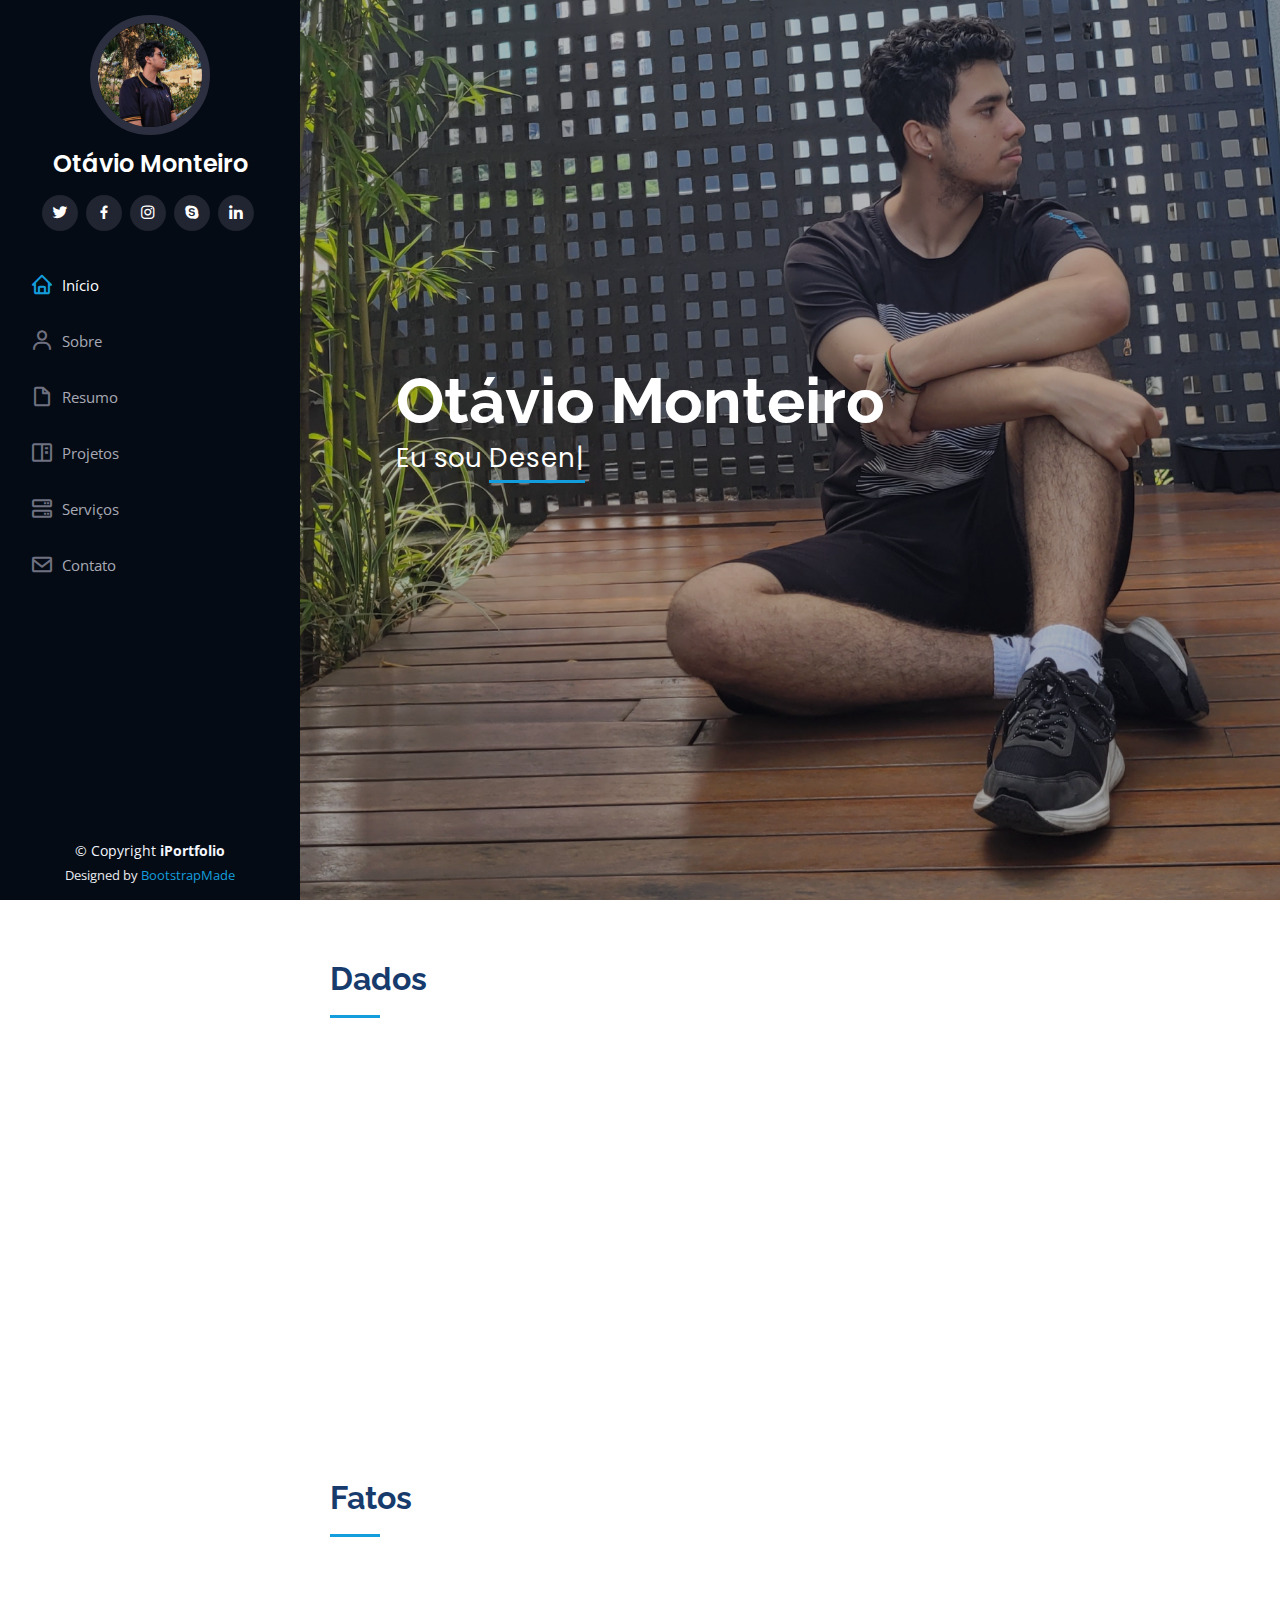
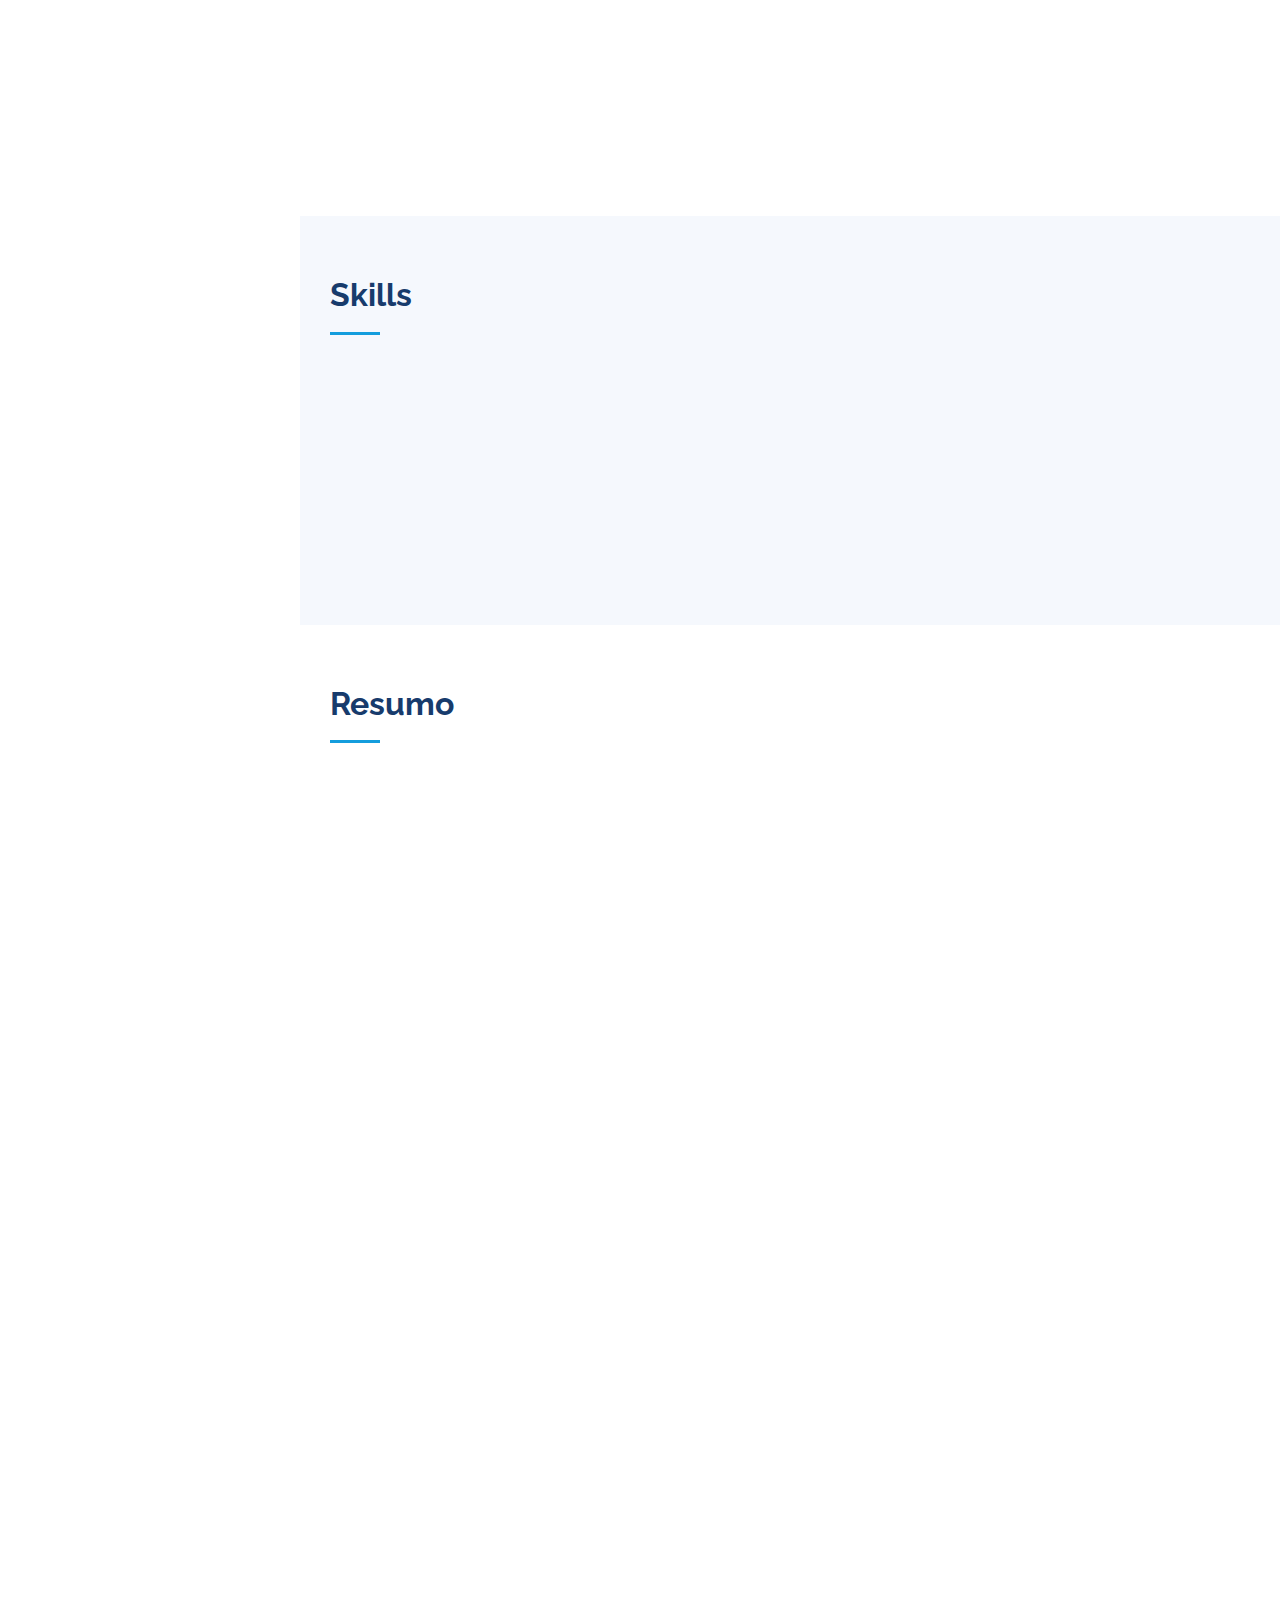
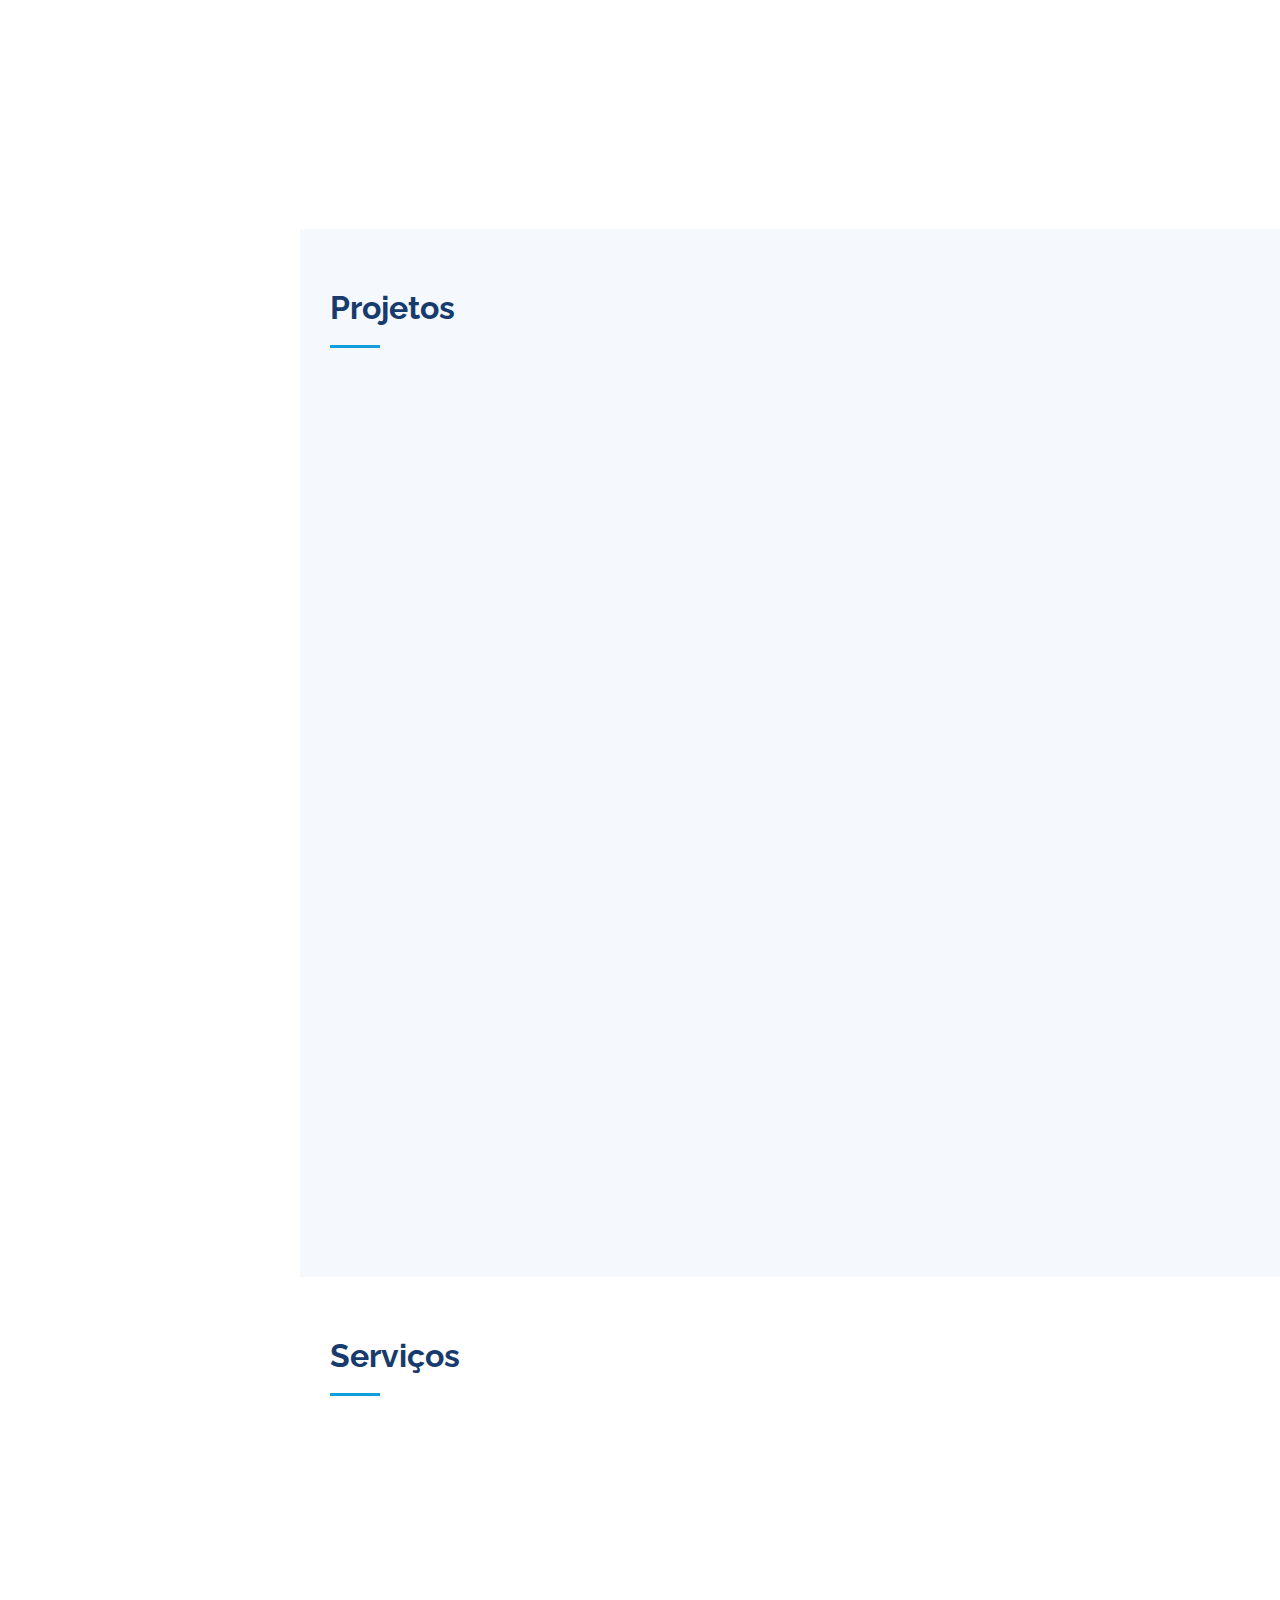
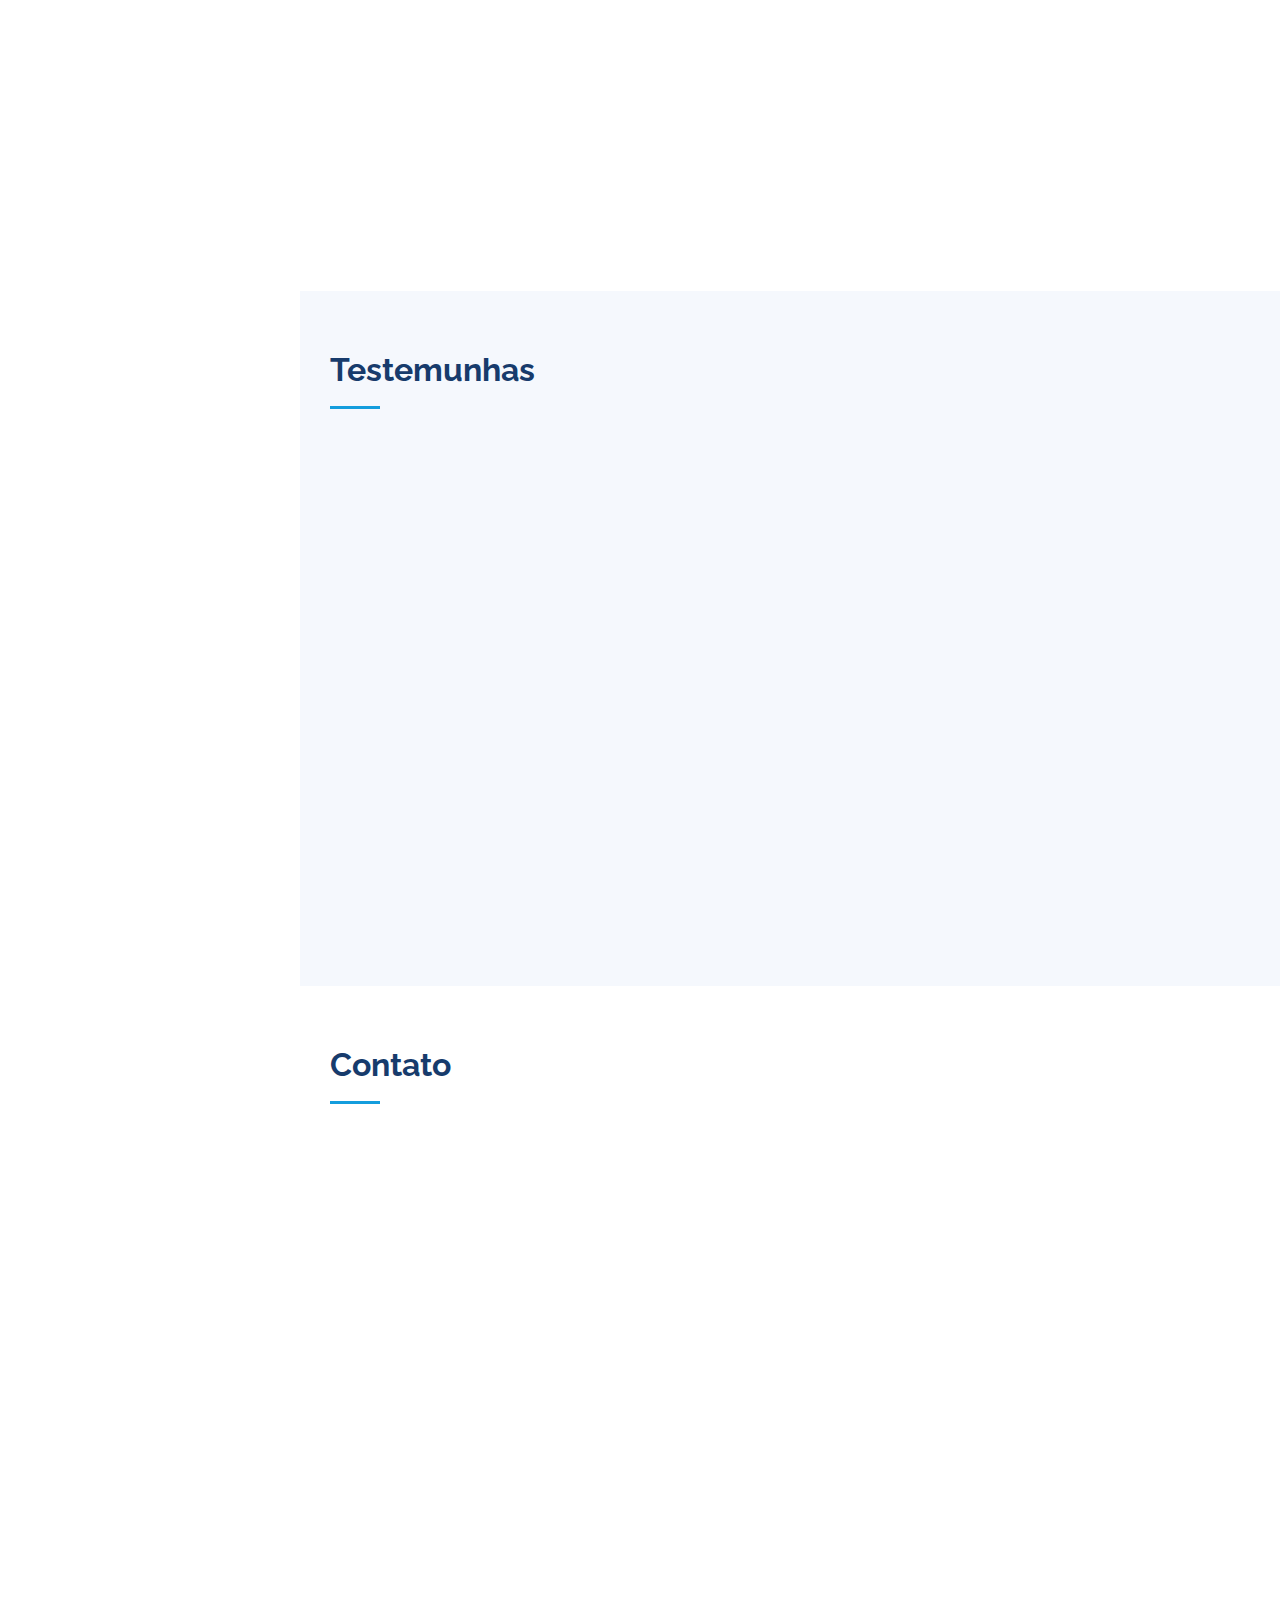
<file: index.html>
<!DOCTYPE html>
<html lang="pt">

<head>
  <meta charset="utf-8">
  <meta content="width=device-width, initial-scale=1.0" name="viewport">

  <title>Portifolio</title>
  <meta content="" name="description">
  <meta content="" name="keywords">

  <!-- Favicons -->
  <link href="assets/img/favicon.png" rel="icon">
  <link href="assets/img/apple-touch-icon.png" rel="apple-touch-icon">


  <!-- Google tag (gtag.js) -->
  <script async src="https://www.googletagmanager.com/gtag/js?id=G-2J7HWRQXFZ"></script>
  <script>
    window.dataLayer = window.dataLayer || [];
    function gtag() { dataLayer.push(arguments); }
    gtag('js', new Date());

    gtag('config', 'G-2J7HWRQXFZ');
  </script>




<!-- Hotjar Tracking Code for Site 5041092 (nome ausente) -->
<script>
  (function(h,o,t,j,a,r){
      h.hj=h.hj||function(){(h.hj.q=h.hj.q||[]).push(arguments)};
      h._hjSettings={hjid:5041092,hjsv:6};
      a=o.getElementsByTagName('head')[0];
      r=o.createElement('script');r.async=1;
      r.src=t+h._hjSettings.hjid+j+h._hjSettings.hjsv;
      a.appendChild(r);
  })(window,document,'https://static.hotjar.com/c/hotjar-','.js?sv=');
</script>




  <!-- Google Fonts -->
  <link
    href="https://fonts.googleapis.com/css?family=Open+Sans:300,300i,400,400i,600,600i,700,700i|Raleway:300,300i,400,400i,500,500i,600,600i,700,700i|Poppins:300,300i,400,400i,500,500i,600,600i,700,700i"
    rel="stylesheet">

  <!-- Vendor CSS Files -->
  <link href="assets/vendor/aos/aos.css" rel="stylesheet">
  <link href="assets/vendor/bootstrap/css/bootstrap.min.css" rel="stylesheet">
  <link href="assets/vendor/bootstrap-icons/bootstrap-icons.css" rel="stylesheet">
  <link href="assets/vendor/boxicons/css/boxicons.min.css" rel="stylesheet">
  <link href="assets/vendor/glightbox/css/glightbox.min.css" rel="stylesheet">
  <link href="assets/vendor/swiper/swiper-bundle.min.css" rel="stylesheet">

  <!-- Template Main CSS File -->
  <link href="assets/css/style.css" rel="stylesheet">

  <!-- =======================================================
  * Template Name: iPortfolio
  * Template URL: https://bootstrapmade.com/iportfolio-bootstrap-portfolio-websites-template/
  * Updated: Mar 17 2024 with Bootstrap v5.3.3
  * Author: BootstrapMade.com
  * License: https://bootstrapmade.com/license/
  ======================================================== -->
</head>

<body>

  <!-- ======= Mobile nav toggle button ======= -->
  <i class="bi bi-list mobile-nav-toggle d-xl-none"></i>

  <!-- ======= Header ======= -->
  <header id="header">
    <div class="d-flex flex-column">

      <div class="profile">
        <img src="./assets/img/profile-img.jpg" alt="" class="img-fluid rounded-circle">
        <h1 class="text-light"><a href="index.html">Otávio Monteiro</a></h1>
        <div class="social-links mt-3 text-center">
          <a href="#" class="twitter"><i class="bx bxl-twitter"></i></a>
          <a href="#" class="facebook"><i class="bx bxl-facebook"></i></a>
          <a href="#" class="instagram"><i class="bx bxl-instagram"></i></a>
          <a href="#" class="google-plus"><i class="bx bxl-skype"></i></a>
          <a href="https://linkedin.com/in/ot%C3%A1vio-monteiro-465559252" class="linkedin" target="_blank"
            rel="noopener noreferrer"><i class="bx bxl-linkedin"></i></a>
        </div>
      </div>

      <nav id="navbar" class="nav-menu navbar">
        <ul>
          <li><a href="#hero" class="nav-link scrollto active"><i class="bx bx-home"></i> <span>Início</span></a></li>
          <li><a href="#about" class="nav-link scrollto"><i class="bx bx-user"></i> <span>Sobre</span></a></li>
          <li><a href="#resume" class="nav-link scrollto"><i class="bx bx-file-blank"></i> <span>Resumo</span></a></li>
          <li><a href="#portfolio" class="nav-link scrollto"><i class="bx bx-book-content"></i>
              <span>Projetos</span></a></li>
          <li><a href="#services" class="nav-link scrollto"><i class="bx bx-server"></i> <span>Serviços</span></a></li>
          <li><a href="#contact" class="nav-link scrollto"><i class="bx bx-envelope"></i> <span>Contato</span></a></li>
        </ul>
      </nav><!-- .nav-menu -->
    </div>
  </header><!-- End Header -->

  <!-- ======= Hero Section ======= -->
  <section id="hero" class="d-flex flex-column justify-content-center align-items-center">
    <div class="hero-container" data-aos="fade-in">
      <h1>Otávio Monteiro</h1>
      <p>Eu sou <span class="typed" data-typed-items="Desenvolvedor Full-stack, Freelancer, Web Designer"></span></p>
    </div>
  </section><!-- End Hero -->

  <main id="main">

    <!-- ======= About Section ======= -->
    <section id="about" class="about">
      <div class="container">

        <div class="section-title">
          <h2>Dados</h2>
        </div>

        <div class="row">
          <div class="col-lg-4" data-aos="fade-right">
            <img src="assets/img/profile-img.jpg" class="img-fluid" alt="">
          </div>
          <div class="col-lg-8 pt-4 pt-lg-0 content" data-aos="fade-left">
            <h3>UI/UX Designer &amp; Web Developer.</h3>
            <div class="row">
              <div class="col-lg-6">
                <ul>
                  <li><i class="bi bi-chevron-right"></i> <strong>Nascimento:</strong> <span>06 Novembro de 2006</span>
                  </li>
                  <li><i class="bi bi-chevron-right"></i> <strong>Website:</strong> <span>www.example.com</span></li>
                  <li><i class="bi bi-chevron-right"></i> <strong>Telefone:</strong> <span>+55 (11) 93223-2687</span>
                  </li>
                  <li><i class="bi bi-chevron-right"></i> <strong>Cidade:</strong> <span>São Paulo, SP</span></li>
                </ul>
              </div>
              <div class="col-lg-6">
                <ul>
                  <li><i class="bi bi-chevron-right"></i> <strong>Idade:</strong> <span>17</span></li>
                  <li><i class="bi bi-chevron-right"></i> <strong>Nível:</strong> <span>Estágio</span></li>
                  <li><i class="bi bi-chevron-right"></i> <strong>Email:</strong> <span>otavvioo11@gmail.com</span></li>
                  <li><i class="bi bi-chevron-right"></i> <strong>Freelance:</strong> <span>Disponível</span></li>
                </ul>
              </div>
            </div>
          </div>
        </div>

      </div>
    </section><!-- End About Section -->

    <!-- ======= Facts Section ======= -->
    <section id="facts" class="facts">
      <div class="container">

        <div class="section-title">
          <h2>Fatos</h2>

          <div class="row no-gutters">

            <div class="col-lg-3 col-md-6 d-md-flex align-items-md-stretch" data-aos="fade-up">
              <div class="count-box">
                <i class="bi bi-emoji-smile"></i>
                <span>Skills</span>
                <p><strong>Diversas</strong> Soft Skills / Hard Skills</p>
              </div>
            </div>

            <div class="col-lg-3 col-md-6 d-md-flex align-items-md-stretch" data-aos="fade-up" data-aos-delay="100">
              <div class="count-box">
                <i class="bi bi-journal-richtext">+</i>
                <span data-purecounter-start="0" data-purecounter-end="15" data-purecounter-duration="1"
                  class="purecounter"></span>
                <p><strong>Projetos</strong> pessoais e de cursos</p>
              </div>
            </div>

            <div class="col-lg-3 col-md-6 d-md-flex align-items-md-stretch" data-aos="fade-up" data-aos-delay="200">
              <div class="count-box">
                <i class="bi bi-headset">+</i>
                <span data-purecounter-start="0" data-purecounter-end="900" data-purecounter-duration="1"
                  class="purecounter"></span>
                <p><strong>Horas</strong> de estudo de T.I</p>
              </div>
            </div>

            <div class="col-lg-3 col-md-6 d-md-flex align-items-md-stretch" data-aos="fade-up" data-aos-delay="300">
              <div class="count-box">
                <i class="bi bi-people"></i>
                <span>Equipe</span>
                <p><strong>Diversos projetos</strong> realizados em equipe</p>
              </div>
            </div>

          </div>

        </div>
    </section><!-- End Facts Section -->

    <!-- ======= Skills Section ======= -->
    <section id="skills" class="skills section-bg">
      <div class="container">

        <div class="section-title">
          <h2>Skills</h2>

          <div class="row skills-content">

            <div class="col-lg-6" data-aos="fade-up">

              <div class="progress">
                <span class="skill">HTML <i class="val">100%</i></span>
                <div class="progress-bar-wrap">
                  <div class="progress-bar" role="progressbar" aria-valuenow="100" aria-valuemin="0"
                    aria-valuemax="100">
                  </div>
                </div>
              </div>

              <div class="progress">
                <span class="skill">CSS <i class="val">90%</i></span>
                <div class="progress-bar-wrap">
                  <div class="progress-bar" role="progressbar" aria-valuenow="90" aria-valuemin="0" aria-valuemax="100">
                  </div>
                </div>
              </div>

              <div class="progress">
                <span class="skill">JavaScript <i class="val">75%</i></span>
                <div class="progress-bar-wrap">
                  <div class="progress-bar" role="progressbar" aria-valuenow="75" aria-valuemin="0" aria-valuemax="100">
                  </div>
                </div>
              </div>

            </div>

            <div class="col-lg-6" data-aos="fade-up" data-aos-delay="100">

              <div class="progress">
                <span class="skill">PHP <i class="val">80%</i></span>
                <div class="progress-bar-wrap">
                  <div class="progress-bar" role="progressbar" aria-valuenow="80" aria-valuemin="0" aria-valuemax="100">
                  </div>
                </div>
              </div>

              <div class="progress">
                <span class="skill">WordPress/CMS <i class="val">90%</i></span>
                <div class="progress-bar-wrap">
                  <div class="progress-bar" role="progressbar" aria-valuenow="90" aria-valuemin="0" aria-valuemax="100">
                  </div>
                </div>
              </div>

              <div class="progress">
                <span class="skill">Photoshop <i class="val">55%</i></span>
                <div class="progress-bar-wrap">
                  <div class="progress-bar" role="progressbar" aria-valuenow="55" aria-valuemin="0" aria-valuemax="100">
                  </div>
                </div>
              </div>

            </div>

          </div>

        </div>
    </section><!-- End Skills Section -->

    <!-- ======= Resume Section ======= -->
    <section id="resume" class="resume">
      <div class="container">

        <div class="section-title">
          <h2>Resumo</h2>
        </div>

        <div class="row">
          <div class="col-lg-6" data-aos="fade-up">
            <h3 class="resume-title">Quem sou</h3>
            <div class="resume-item pb-0">
              <h4>Otávio Monteiro Rodrigues</h4>
              <ul>
                <li>Nascido no dia 06/11/2006 em São Paulo, SP</li>
                <li>Apaixonado por tecnologia</li>
              </ul>
            </div>

            <h3 class="resume-title">Educação</h3>
            <div class="resume-item">
              <h4>E.E Sólon Borges dos Reis</h4>
              <h5>2022 - 2024</h5>
              <p><em>Ensino Médio Técnico, São Paulo, SP.</em></p>
            </div>
            <div class="resume-item">
              <h4>Técnico de Informática</h4>
              <h5>2023 - 2024</h5>
              <p><b>Curso de proramação com as seguintes diciplinas:</b></p>
              <li>Design Web</li>
              <li>Desenvolvimento para Dispositivos Móveis</li>
              <li>Desenvolvimento de API</li>
              <li>Desenvolvimento Front-end</li>
              <li>Desenvolvimento Back-end</li>
              <li>Programação e Algoritmos</li>
              <li>Sistemas Web</li>
              <li>Banco de Dados</li>
            </div>
            <div class="resume-item">
              <h4>Desenvolvimento Python (USP)</h4>
              <h5>2023 - 2024</h5>
              <p><b>Curso de proramação com as seguintes diciplinas:</b></p>
              <li>Design Web</li>
              <li>Desenvolvimento para Dispositivos Móveis</li>
              <li>Desenvolvimento de API</li>
              <li>Desenvolvimento Front-end</li>
              <li>Desenvolvimento Back-end</li>
              <li>Programação e Algoritmos</li>
              <li>Sistemas Web</li>
              <li>Banco de Dados</li>
            </div>
          </div>
          <div class="col-lg-6" data-aos="fade-up" data-aos-delay="100">
            <h3 class="resume-title">Experiência</h3>
            <div class="resume-item">
              <h4>Desenvolvedor Full-stack de diversos projetos pessoais e de cursos</h4>
              <h5>2022 - atualmente</h5>
              <!-- <p><em>Experion, New York, NY </em></p> -->
              <ul>
                <br>
                <p><b>Desenvolvimento com Python:</b></p>
                <li>Automações</li>
                <li>Gerenciamento de dados</li>
                <li>Aplicação Desktop</li>
                <li>Projetos pessoais</li>
                <br>
                <p><b>Desenvolvimento com C#:</b></p>
                <li>Desenvolvedor Full-stack do Web Site HobbiesHub</li>
                <li>Deselvovimento de API rest-ful com C#(.NET).</li>
                <li>Aplicação Desktop</li>
                <li>Projetos pessoais</li>

              </ul>
            </div>
            <div class="resume-item">
              <h4><b>Conhecimentos:</b></h4>
              <ul>
                <li>Técnologias: C#, Python, Java, JavaScript, PHP, MySql, SQLServer, SQLite</li>
                <li>FrameWorks: .NET, ASP.NET, BootsTrap</li>
                <li>Estruras: MVC</li>
                <li>Conhecimentos em Redes de Computadores, Método SCRUM, </li>
                <li></li>
              </ul>
            </div>
          </div>
        </div>

      </div>
    </section><!-- End Resume Section -->

    <!-- ======= Portfolio Section ======= -->
    <section id="portfolio" class="portfolio section-bg">
      <div class="container">

        <div class="section-title">
          <h2>Projetos</h2>
        </div>

        <div class="row" data-aos="fade-up">
          <div class="col-lg-12 d-flex justify-content-center">
            <ul id="portfolio-flters">
              <li data-filter="*" class="filter-active">All</li>
              <li data-filter=".filter-app">App</li>
              <li data-filter=".filter-card">Card</li>
              <li data-filter=".filter-web">Web</li>
            </ul>
          </div>
        </div>

        <div class="row portfolio-container" data-aos="fade-up" data-aos-delay="100">

          <div class="col-lg-4 col-md-6 portfolio-item filter-app">
            <div class="portfolio-wrap">
              <img src="assets/img/portfolio/portfolio-1.jpg" class="img-fluid" alt="">
              <div class="portfolio-links">
                <a href="assets/img/portfolio/portfolio-1.jpg" data-gallery="portfolioGallery"
                  class="portfolio-lightbox" title="App 1"><i class="bx bx-plus"></i></a>
                <a href="portfolio-details.html" title="More Details"><i class="bx bx-link"></i></a>
              </div>
            </div>
          </div>

          <div class="col-lg-4 col-md-6 portfolio-item filter-web">
            <div class="portfolio-wrap">
              <img src="assets/img/portfolio/portfolio-2.jpg" class="img-fluid" alt="">
              <div class="portfolio-links">
                <a href="assets/img/portfolio/portfolio-2.jpg" data-gallery="portfolioGallery"
                  class="portfolio-lightbox" title="Web 3"><i class="bx bx-plus"></i></a>
                <a href="portfolio-details.html" title="More Details"><i class="bx bx-link"></i></a>
              </div>
            </div>
          </div>

          <div class="col-lg-4 col-md-6 portfolio-item filter-app">
            <div class="portfolio-wrap">
              <img src="assets/img/portfolio/portfolio-3.jpg" class="img-fluid" alt="">
              <div class="portfolio-links">
                <a href="assets/img/portfolio/portfolio-3.jpg" data-gallery="portfolioGallery"
                  class="portfolio-lightbox" title="App 2"><i class="bx bx-plus"></i></a>
                <a href="portfolio-details.html" title="More Details"><i class="bx bx-link"></i></a>
              </div>
            </div>
          </div>

          <div class="col-lg-4 col-md-6 portfolio-item filter-card">
            <div class="portfolio-wrap">
              <img src="assets/img/portfolio/portfolio-4.jpg" class="img-fluid" alt="">
              <div class="portfolio-links">
                <a href="assets/img/portfolio/portfolio-4.jpg" data-gallery="portfolioGallery"
                  class="portfolio-lightbox" title="Card 2"><i class="bx bx-plus"></i></a>
                <a href="portfolio-details.html" title="More Details"><i class="bx bx-link"></i></a>
              </div>
            </div>
          </div>

          <div class="col-lg-4 col-md-6 portfolio-item filter-web">
            <div class="portfolio-wrap">
              <img src="assets/img/portfolio/portfolio-5.jpg" class="img-fluid" alt="">
              <div class="portfolio-links">
                <a href="assets/img/portfolio/portfolio-5.jpg" data-gallery="portfolioGallery"
                  class="portfolio-lightbox" title="Web 2"><i class="bx bx-plus"></i></a>
                <a href="portfolio-details.html" title="More Details"><i class="bx bx-link"></i></a>
              </div>
            </div>
          </div>

          <div class="col-lg-4 col-md-6 portfolio-item filter-app">
            <div class="portfolio-wrap">
              <img src="assets/img/portfolio/portfolio-6.jpg" class="img-fluid" alt="">
              <div class="portfolio-links">
                <a href="assets/img/portfolio/portfolio-6.jpg" data-gallery="portfolioGallery"
                  class="portfolio-lightbox" title="App 3"><i class="bx bx-plus"></i></a>
                <a href="portfolio-details.html" title="More Details"><i class="bx bx-link"></i></a>
              </div>
            </div>
          </div>

          <div class="col-lg-4 col-md-6 portfolio-item filter-card">
            <div class="portfolio-wrap">
              <img src="assets/img/portfolio/portfolio-7.jpg" class="img-fluid" alt="">
              <div class="portfolio-links">
                <a href="assets/img/portfolio/portfolio-7.jpg" data-gallery="portfolioGallery"
                  class="portfolio-lightbox" title="Card 1"><i class="bx bx-plus"></i></a>
                <a href="portfolio-details.html" title="More Details"><i class="bx bx-link"></i></a>
              </div>
            </div>
          </div>

          <div class="col-lg-4 col-md-6 portfolio-item filter-card">
            <div class="portfolio-wrap">
              <img src="assets/img/portfolio/portfolio-8.jpg" class="img-fluid" alt="">
              <div class="portfolio-links">
                <a href="assets/img/portfolio/portfolio-8.jpg" data-gallery="portfolioGallery"
                  class="portfolio-lightbox" title="Card 3"><i class="bx bx-plus"></i></a>
                <a href="portfolio-details.html" title="More Details"><i class="bx bx-link"></i></a>
              </div>
            </div>
          </div>

          <div class="col-lg-4 col-md-6 portfolio-item filter-web">
            <div class="portfolio-wrap">
              <img src="assets/img/portfolio/portfolio-9.jpg" class="img-fluid" alt="">
              <div class="portfolio-links">
                <a href="assets/img/portfolio/portfolio-9.jpg" data-gallery="portfolioGallery"
                  class="portfolio-lightbox" title="Web 3"><i class="bx bx-plus"></i></a>
                <a href="portfolio-details.html" title="More Details"><i class="bx bx-link"></i></a>
              </div>
            </div>
          </div>

        </div>

      </div>
    </section><!-- End Portfolio Section -->

    <!-- ======= Services Section ======= -->
    <section id="services" class="services">
      <div class="container">

        <div class="section-title">
          <h2>Serviços</h2>
        </div>

        <div class="row">
          <div class="col-lg-4 col-md-6 icon-box" data-aos="fade-up">
            <div class="icon"><i class="bi bi-briefcase"></i></div>
            <h4 class="title"><a href="">Lorem Ipsum</a></h4>
            <p class="description">Voluptatum deleniti atque corrupti quos dolores et quas molestias excepturi sint
              occaecati cupiditate non provident</p>
          </div>
          <div class="col-lg-4 col-md-6 icon-box" data-aos="fade-up" data-aos-delay="100">
            <div class="icon"><i class="bi bi-card-checklist"></i></div>
            <h4 class="title"><a href="">Dolor Sitema</a></h4>
            <p class="description">Minim veniam, quis nostrud exercitation ullamco laboris nisi ut aliquip ex ea commodo
              consequat tarad limino ata</p>
          </div>
          <div class="col-lg-4 col-md-6 icon-box" data-aos="fade-up" data-aos-delay="200">
            <div class="icon"><i class="bi bi-bar-chart"></i></div>
            <h4 class="title"><a href="">Sed ut perspiciatis</a></h4>
            <p class="description">Duis aute irure dolor in reprehenderit in voluptate velit esse cillum dolore eu
              fugiat nulla pariatur</p>
          </div>
          <div class="col-lg-4 col-md-6 icon-box" data-aos="fade-up" data-aos-delay="300">
            <div class="icon"><i class="bi bi-binoculars"></i></div>
            <h4 class="title"><a href="">Magni Dolores</a></h4>
            <p class="description">Excepteur sint occaecat cupidatat non proident, sunt in culpa qui officia deserunt
              mollit anim id est laborum</p>
          </div>
          <div class="col-lg-4 col-md-6 icon-box" data-aos="fade-up" data-aos-delay="400">
            <div class="icon"><i class="bi bi-brightness-high"></i></div>
            <h4 class="title"><a href="">Nemo Enim</a></h4>
            <p class="description">At vero eos et accusamus et iusto odio dignissimos ducimus qui blanditiis praesentium
              voluptatum deleniti atque</p>
          </div>
          <div class="col-lg-4 col-md-6 icon-box" data-aos="fade-up" data-aos-delay="500">
            <div class="icon"><i class="bi bi-calendar4-week"></i></div>
            <h4 class="title"><a href="">Eiusmod Tempor</a></h4>
            <p class="description">Et harum quidem rerum facilis est et expedita distinctio. Nam libero tempore, cum
              soluta nobis est eligendi</p>
          </div>
        </div>

      </div>
    </section><!-- End Services Section -->

    <!-- ======= Testimonials Section ======= -->
    <section id="testimonials" class="testimonials section-bg">
      <div class="container">

        <div class="section-title">
          <h2>Testemunhas</h2>
        </div>

        <div class="testimonials-slider swiper" data-aos="fade-up" data-aos-delay="100">
          <div class="swiper-wrapper">

            <div class="swiper-slide">
              <div class="testimonial-item" data-aos="fade-up">
                <p>
                  <i class="bx bxs-quote-alt-left quote-icon-left"></i>
                  Proin iaculis purus consequat sem cure digni ssim donec porttitora entum suscipit rhoncus. Accusantium
                  quam, ultricies eget id, aliquam eget nibh et. Maecen aliquam, risus at semper.
                  <i class="bx bxs-quote-alt-right quote-icon-right"></i>
                </p>
                <img src="assets/img/testimonials/testimonials-1.jpg" class="testimonial-img" alt="">
                <h3>Saul Goodman</h3>
                <h4>Ceo &amp; Founder</h4>
              </div>
            </div><!-- End testimonial item -->

            <div class="swiper-slide">
              <div class="testimonial-item" data-aos="fade-up" data-aos-delay="100">
                <p>
                  <i class="bx bxs-quote-alt-left quote-icon-left"></i>
                  Export tempor illum tamen malis malis eram quae irure esse labore quem cillum quid cillum eram malis
                  quorum velit fore eram velit sunt aliqua noster fugiat irure amet legam anim culpa.
                  <i class="bx bxs-quote-alt-right quote-icon-right"></i>
                </p>
                <img src="assets/img/testimonials/testimonials-2.jpg" class="testimonial-img" alt="">
                <h3>Sara Wilsson</h3>
                <h4>Designer</h4>
              </div>
            </div><!-- End testimonial item -->

            <div class="swiper-slide">
              <div class="testimonial-item" data-aos="fade-up" data-aos-delay="200">
                <p>
                  <i class="bx bxs-quote-alt-left quote-icon-left"></i>
                  Enim nisi quem export duis labore cillum quae magna enim sint quorum nulla quem veniam duis minim
                  tempor labore quem eram duis noster aute amet eram fore quis sint minim.
                  <i class="bx bxs-quote-alt-right quote-icon-right"></i>
                </p>
                <img src="assets/img/testimonials/testimonials-3.jpg" class="testimonial-img" alt="">
                <h3>Jena Karlis</h3>
                <h4>Store Owner</h4>
              </div>
            </div><!-- End testimonial item -->

            <div class="swiper-slide">
              <div class="testimonial-item" data-aos="fade-up" data-aos-delay="300">
                <p>
                  <i class="bx bxs-quote-alt-left quote-icon-left"></i>
                  Fugiat enim eram quae cillum dolore dolor amet nulla culpa multos export minim fugiat minim velit
                  minim dolor enim duis veniam ipsum anim magna sunt elit fore quem dolore labore illum veniam.
                  <i class="bx bxs-quote-alt-right quote-icon-right"></i>
                </p>
                <img src="assets/img/testimonials/testimonials-4.jpg" class="testimonial-img" alt="">
                <h3>Matt Brandon</h3>
                <h4>Freelancer</h4>
              </div>
            </div><!-- End testimonial item -->

            <div class="swiper-slide">
              <div class="testimonial-item" data-aos="fade-up" data-aos-delay="400">
                <p>
                  <i class="bx bxs-quote-alt-left quote-icon-left"></i>
                  Quis quorum aliqua sint quem legam fore sunt eram irure aliqua veniam tempor noster veniam enim culpa
                  labore duis sunt culpa nulla illum cillum fugiat legam esse veniam culpa fore nisi cillum quid.
                  <i class="bx bxs-quote-alt-right quote-icon-right"></i>
                </p>
                <img src="assets/img/testimonials/testimonials-5.jpg" class="testimonial-img" alt="">
                <h3>John Larson</h3>
                <h4>Entrepreneur</h4>
              </div>
            </div><!-- End testimonial item -->

          </div>
          <div class="swiper-pagination"></div>
        </div>

      </div>
    </section><!-- End Testimonials Section -->

    <!-- ======= Contact Section ======= -->
    <section id="contact" class="contact">
      <div class="container">

        <div class="section-title">
          <h2>Contato</h2>
        </div>

        <div class="row" data-aos="fade-in">

          <div class="col-lg-5 d-flex align-items-stretch">
            <div class="info">
              <div class="address">
                <i class="bi bi-geo-alt"></i>
                <h4>Location:</h4>
                <p>A108 Adam Street, New York, NY 535022</p>
              </div>

              <div class="email">
                <i class="bi bi-envelope"></i>
                <h4>Email:</h4>
                <p>info@example.com</p>
              </div>

              <div class="phone">
                <i class="bi bi-phone"></i>
                <h4>Call:</h4>
                <p>+1 5589 55488 55s 555555555555</p>
              </div>

              <iframe
                src="https://www.google.com/maps/embed?pb=!1m14!1m8!1m3!1d12097.433213460943!2d-74.0062269!3d40.7101282!3m2!1i1024!2i768!4f13.1!3m3!1m2!1s0x0%3A0xb89d1fe6bc499443!2sDowntown+Conference+Center!5e0!3m2!1smk!2sbg!4v1539943755621"
                frameborder="0" style="border:0; width: 100%; height: 290px;" allowfullscreen></iframe>
            </div>

          </div>

          <div class="col-lg-7 mt-5 mt-lg-0 d-flex align-items-stretch">
            <form action="forms/contact.php" method="post" role="form" class="php-email-form">
              <div class="row">
                <div class="form-group col-md-6">
                  <label for="name">Your Name</label>
                  <input type="text" name="name" class="form-control" id="name" required>
                </div>
                <div class="form-group col-md-6">
                  <label for="name">Your Email</label>
                  <input type="email" class="form-control" name="email" id="email" required>
                </div>
              </div>
              <div class="form-group">
                <label for="name">Subject</label>
                <input type="text" class="form-control" name="subject" id="subject" required>
              </div>
              <div class="form-group">
                <label for="name">Message</label>
                <textarea class="form-control" name="message" rows="10" required></textarea>
              </div>
              <div class="my-3">
                <div class="loading">Loading</div>
                <div class="error-message"></div>
                <div class="sent-message">Your message has been sent. Thank you!</div>
              </div>
              <div class="text-center"><button type="submit">Send Message</button></div>
            </form>
          </div>

        </div>

      </div>
    </section><!-- End Contact Section -->

  </main><!-- End #main -->

  <!-- ======= Footer ======= -->
  <footer id="footer">
    <div class="container">
      <div class="copyright">
        &copy; Copyright <strong><span>iPortfolio</span></strong>
      </div>
      <div class="credits">
        <!-- All the links in the footer should remain intact. -->
        <!-- You can delete the links only if you purchased the pro version. -->
        <!-- Licensing information: https://bootstrapmade.com/license/ -->
        <!-- Purchase the pro version with working PHP/AJAX contact form: https://bootstrapmade.com/iportfolio-bootstrap-portfolio-websites-template/ -->
        Designed by <a href="https://bootstrapmade.com/">BootstrapMade</a>
      </div>
    </div>
  </footer><!-- End  Footer -->

  <a href="#" class="back-to-top d-flex align-items-center justify-content-center"><i
      class="bi bi-arrow-up-short"></i></a>

  <!-- Vendor JS Files -->
  <script src="assets/vendor/purecounter/purecounter_vanilla.js"></script>
  <script src="assets/vendor/aos/aos.js"></script>
  <script src="assets/vendor/bootstrap/js/bootstrap.bundle.min.js"></script>
  <script src="assets/vendor/glightbox/js/glightbox.min.js"></script>
  <script src="assets/vendor/isotope-layout/isotope.pkgd.min.js"></script>
  <script src="assets/vendor/swiper/swiper-bundle.min.js"></script>
  <script src="assets/vendor/typed.js/typed.umd.js"></script>
  <script src="assets/vendor/waypoints/noframework.waypoints.js"></script>
  <script src="assets/vendor/php-email-form/validate.js"></script>

  <!-- Template Main JS File -->
  <script src="assets/js/main.js"></script>

</body>

</html>
</file>
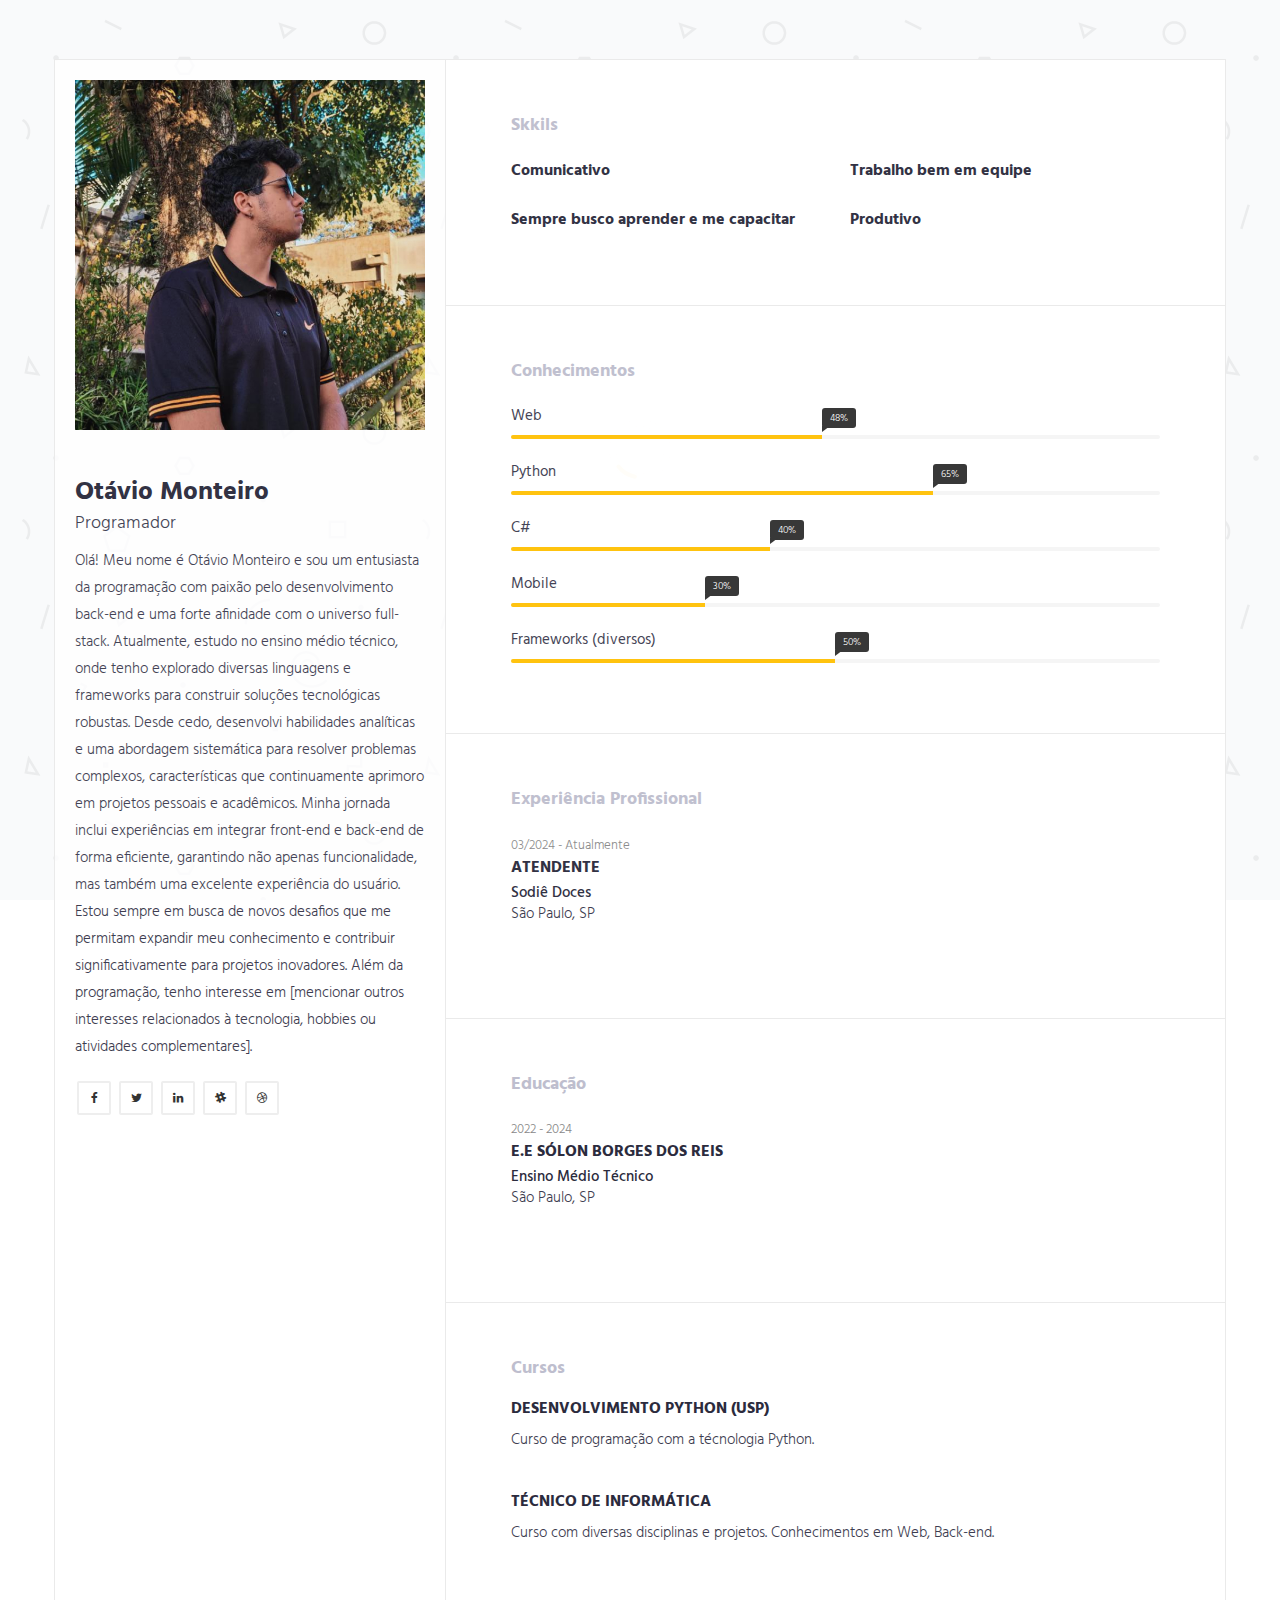
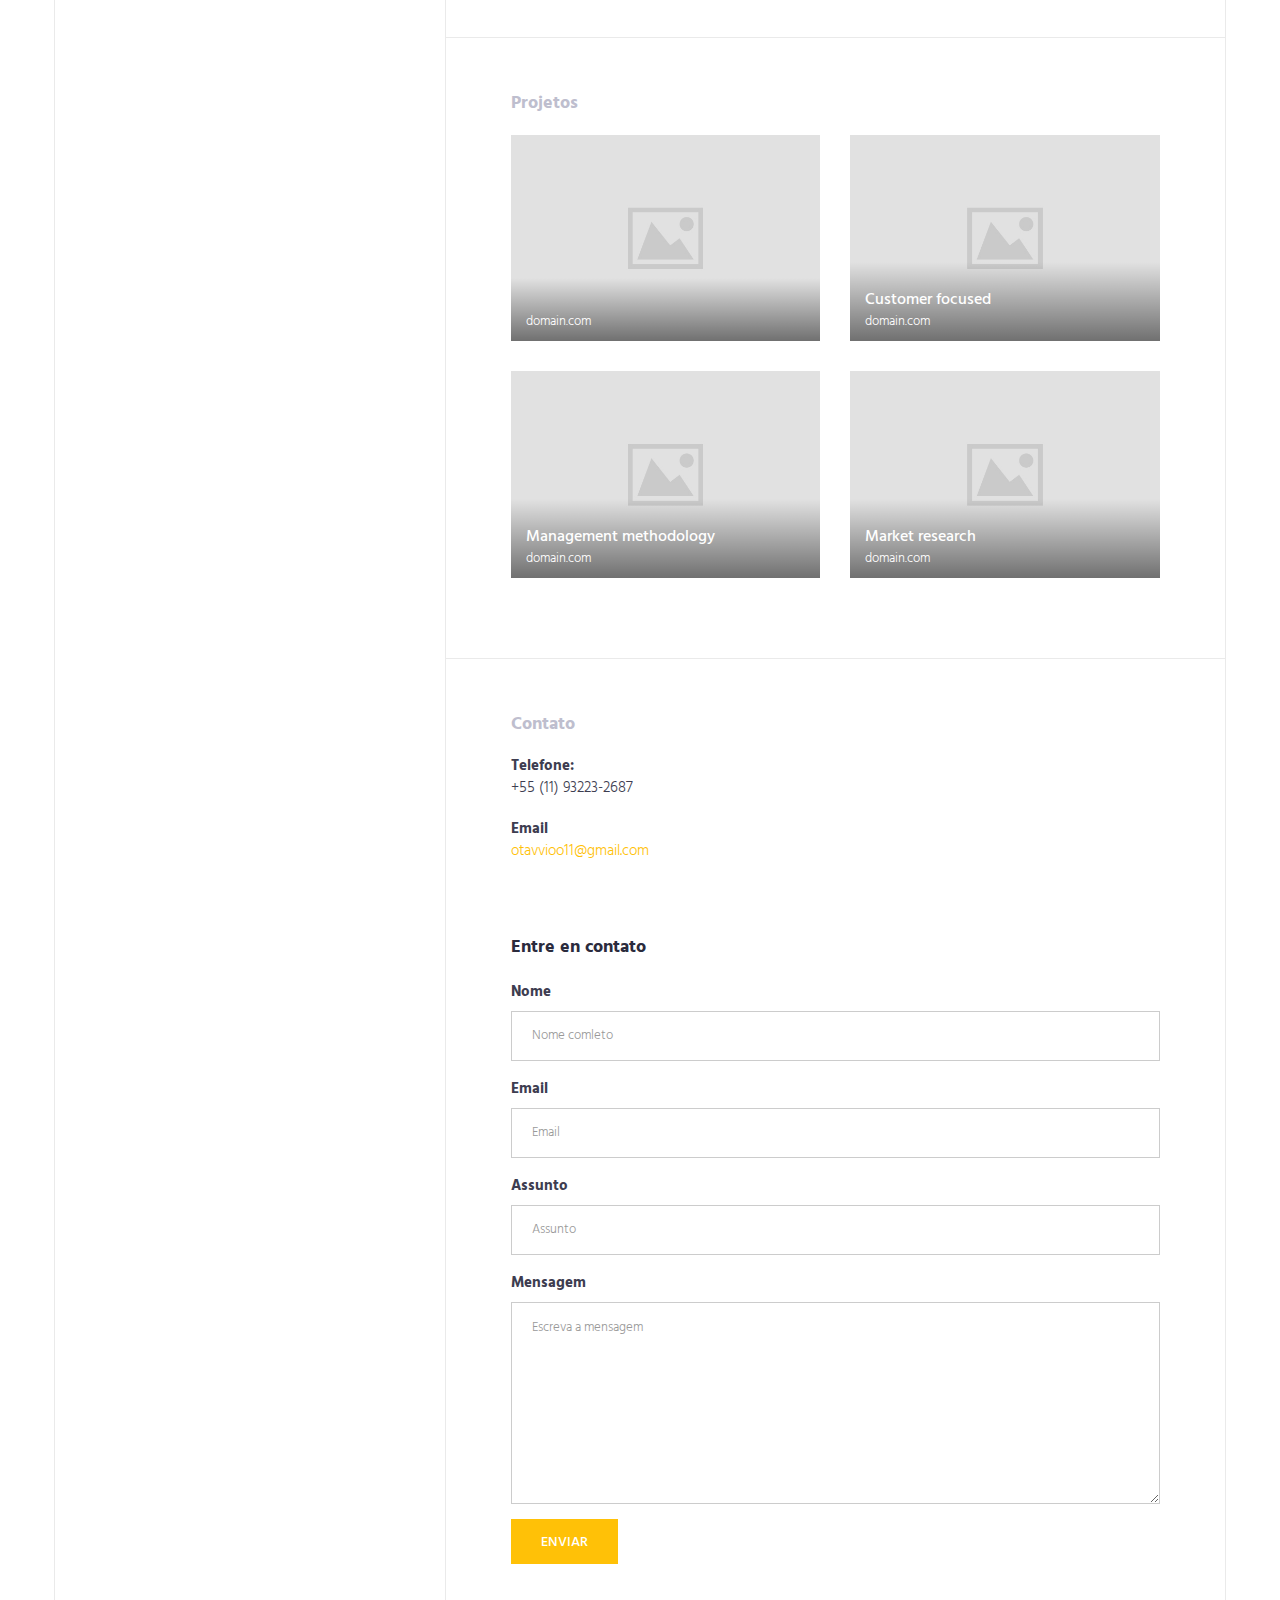
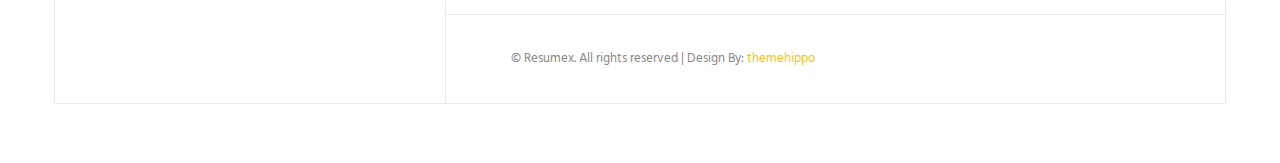
<file: Portifolio2/index.html>
<!DOCTYPE html>
<html>
<head>
    <meta charset="utf-8">
    <meta http-equiv="X-UA-Compatible" content="IE=edge">
    <meta name="viewport" content="width=device-width, initial-scale=1">
    <!-- The above 3 meta tags *must* come first in the head; any other head content must come *after* these tags -->
    <title>Portifolio</title>

    <!-- favicon -->
    <link href="favicon.png" rel=icon>

    <!-- web-fonts -->
    <link href="https://fonts.googleapis.com/css?family=Hind:300,400,500,600,700" rel="stylesheet">

    <!-- font-awesome -->
    <link href="css/font-awesome.min.css" rel="stylesheet">

    <!-- Bootstrap -->
    <link href="css/bootstrap.min.css" rel="stylesheet">

    <!-- Style CSS -->
    <link href="css/style.css" rel="stylesheet">

    <!-- HTML5 shim and Respond.js for IE8 support of HTML5 elements and media queries -->
    <!-- WARNING: Respond.js doesn't work if you view the page via file:// -->
    <!--[if lt IE 9]>
    <script src="https://oss.maxcdn.com/html5shiv/3.7.2/html5shiv.min.js"></script>
    <script src="https://oss.maxcdn.com/respond/1.4.2/respond.min.js"></script>
    <![endif]-->
</head>
<body id="page-top" data-spy="scroll" data-target=".navbar">
<div id="main-wrapper">
<!-- Page Preloader -->
<div id="preloader">
    <div id="status">
        <div class="status-mes"></div>
    </div>
</div>

<div class="columns-block container">
<div class="left-col-block blocks">
    <header class="header theiaStickySidebar">
        <div class="profile-img">
            <img src="./img/profile-img.jpg" class="img-responsive" alt=""/>
        </div>
        <div class="content">
            <h1>Otávio Monteiro</h1>
            <span class="lead">Programador</span>

            <div class="about-text">
                <p>Olá! Meu nome é Otávio Monteiro e sou um entusiasta da programação com paixão pelo desenvolvimento back-end e uma forte afinidade com o universo full-stack. Atualmente, estudo no ensino médio técnico, onde tenho explorado diversas linguagens e frameworks para construir soluções tecnológicas robustas.
                    Desde cedo, desenvolvi habilidades analíticas e uma abordagem sistemática para resolver problemas complexos, características que continuamente aprimoro em projetos pessoais e acadêmicos. Minha jornada inclui experiências em integrar front-end e back-end de forma eficiente, garantindo não apenas funcionalidade, mas também uma excelente experiência do usuário.
                    Estou sempre em busca de novos desafios que me permitam expandir meu conhecimento e contribuir significativamente para projetos inovadores. Além da programação, tenho interesse em [mencionar outros interesses relacionados à tecnologia, hobbies ou atividades complementares].</p>
            </div>


            <ul class="social-icon">
                <li><a href="#"><i class="fa fa-facebook" aria-hidden="true"></i></a></li>
                <li><a href="#"><i class="fa fa-twitter" aria-hidden="true"></i></a></li>
                <li><a href="#"><i class="fa fa-linkedin" aria-hidden="true"></i></a></li>
                <li><a href="#"><i class="fa fa-slack" aria-hidden="true"></i></a></li>
                <li><a href="#"><i class="fa fa-dribbble" aria-hidden="true"></i></a></li>
            </ul>
        </div>

    </header>
    <!-- .header-->
</div>
<!-- .left-col-block -->


<div class="right-col-block blocks">
<div class="theiaStickySidebar">
<section class="expertise-wrapper section-wrapper gray-bg">
    <div class="container-fluid">
        <div class="row">
            <div class="col-md-12">
                <div class="section-title">
                    <h2>Skkils</h2>
                </div>
            </div>
        </div>
        <!-- .row -->

        <div class="row">
            <div class="col-md-6">
                <div class="expertise-item">
                    <h3>Comunicativo</h3>

                    <!-- <p>
                        Synergistically strategize customer directed resources rather than principle.
                    </p> -->
                </div>
            </div>
            <div class="col-md-6">
                <div class="expertise-item">
                    <h3>Trabalho bem em equipe </h3>

                    <!-- <p>
                        Quickly repurpose reliable customer service with orthogonal ideas. Competently.
                    </p> -->
                </div>
            </div>
        </div>
        <div class="row">
            <div class="col-md-6">
                <div class="expertise-item">
                    <h3>Sempre busco aprender e me capacitar</h3>

                    <!-- <p>
                        Interactively myocardinate high standards in initiatives rather than next-generation.
                    </p> -->
                </div>
            </div>

            <div class="col-md-6">
                <div class="expertise-item">
                    <h3>Produtivo</h3>

                    <!-- <p>
                        Dynamically initiate client-based convergence vis-a-vis performance based. </p> -->
                </div>
            </div>

        </div>


    </div>
</section>
<!-- .expertise-wrapper -->

<section class="section-wrapper skills-wrapper">
    <div class="container-fluid">
        <div class="row">
            <div class="col-md-12">
                <div class="section-title">
                    <h2>Conhecimentos</h2>
                </div>
            </div>

        </div>
        <div class="row">
            <div class="col-md-12">
                <div class="progress-wrapper">

                    <div class="progress-item">
                        <span class="progress-title">Web</span>

                        <div class="progress">
                            <div class="progress-bar" role="progressbar" aria-valuenow="48" aria-valuemin="0"
                                 aria-valuemax="100" style="width: 48%"><span class="progress-percent"> 48%</span>
                            </div>
                        </div>
                        <!-- .progress -->
                    </div>
                    <!-- .skill-progress -->


                    <div class="progress-item">
                        <span class="progress-title">Python</span>

                        <div class="progress">
                            <div class="progress-bar" role="progressbar" aria-valuenow="65" aria-valuemin="0"
                                 aria-valuemax="100" style="width: 65%"><span class="progress-percent"> 65%</span>
                            </div>
                        </div>
                        <!-- /.progress -->
                    </div>
                    <!-- /.skill-progress -->


                    <div class="progress-item">
                        <span class="progress-title">C#</span>

                        <div class="progress">
                            <div class="progress-bar" role="progressbar" aria-valuenow="40" aria-valuemin="0"
                                 aria-valuemax="100" style="width: 40%;"><span class="progress-percent"> 40%</span>
                            </div>
                        </div>
                        <!-- /.progress -->
                    </div>
                    <!-- /.skill-progress -->

                    <div class="progress-item">
                        <span class="progress-title">Mobile</span>

                        <div class="progress">
                            <div class="progress-bar" role="progressbar" aria-valuenow="30" aria-valuemin="0"
                                 aria-valuemax="100" style="width: 30%;"><span class="progress-percent"> 30%</span>
                            </div>
                        </div>
                        <!-- /.progress -->
                    </div>
                    <!-- /.skill-progress -->
                    <div class="progress-item">
                        <span class="progress-title">Frameworks (diversos)</span>

                        <div class="progress">
                            <div class="progress-bar" role="progressbar" aria-valuenow="50" aria-valuemin="0"
                                 aria-valuemax="100" style="width: 50%;"><span class="progress-percent"> 50%</span>
                            </div>
                        </div>
                        <!-- .progress -->
                    </div>
                    <!-- .skill-progress -->

                </div>
                <!-- /.progress-wrapper -->
            </div>
        </div>
        <!--.row -->
    </div>
    <!-- .container-fluid -->
</section>
<!-- .skills-wrapper -->

<section class="section-wrapper section-experience gray-bg">
    <div class="container-fluid">
        <div class="row">
            <div class="col-md-12">
                <div class="section-title"><h2>Experiência Profissional</h2></div>
            </div>
        </div>
        <!--.row-->
        <div class="row">
            <div class="col-md-12">
                <div class="content-item">
                    <small>03/2024 - Atualmente</small>
                    <h3>Atendente</h3>
                    <h4>Sodiê Doces</h4>

                    <p>São Paulo, SP</p>
                </div>
                <!-- .experience-item -->
            </div>
        </div>
        <!--.row-->
    </div>
    <!-- .container-fluid -->

</section>
<!-- .section-experience -->

<section class="section-wrapper section-education">
    <div class="container-fluid">
        <div class="row">
            <div class="col-md-12">
                <div class="section-title"><h2>Educação</h2></div>
            </div>
        </div>
        <!--.row-->
        <div class="row">
            <div class="col-md-12">
                <div class="content-item">
                    <small>2022 - 2024</small>
                    <h3>E.E Sólon Borges dos Reis</h3>
                    <h4>Ensino Médio Técnico</h4>

                    <p>São Paulo, SP</p>
                </div>
            </div>
        </div>
        <!--.row-->
    </div>
    <!-- .container-fluid -->

</section>
<!-- .section-education -->

<section class="section-wrapper section-interest gray-bg">
    <div class="container-fluid">
        <div class="row">
            <div class="col-md-12">
                <div class="section-title">
                    <h2>Cursos</h2>
                </div>
            </div>
        </div>
        <!-- .row -->

        <div class="row">
            <div class="col-md-12">
                <div class="content-item">
                    <h3>Desenvolvimento Python (USP)</h3>

                    <p>Curso de programação com a técnologia Python. </p>
                </div>
                <div class="content-item">
                    <h3>Técnico de Informática</h3>

                    <p>Curso com diversas disciplinas e projetos. Conhecimentos em Web, Back-end.</p>

                </div>
                <!-- <div class="content-item">
                    <h3>Art</h3>

                    <p>Dramatically utilize superior infomediaries whereas functional core competencies.
                        Enthusiastically repurpose synergistic vortals for customer directed portals. Interactively
                        pursue sustainable leadership via.</p>
                </div> -->
            </div>
        </div>
        <!-- .row -->

    </div>
</section>
<!-- .section-publications -->

<section class="section-wrapper portfolio-section">
    <div class="container-fluid">
        <div class="row">
            <div class="col-md-12">
                <div class="section-title">
                    <h2>Projetos</h2>
                </div>
            </div>
        </div>
        <div class="row">
            <div class="col-md-6">
                <a class="portfolio-item" href="#">
                    <div class="portfolio-thumb">
                        <img src="img/portfolio-1.jpg" alt="">
                    </div>

                    <div class="portfolio-info">
                        <h3></h3>
                        <small>domain.com</small>
                    </div>
                    <!-- portfolio-info -->
                </a>
                <!-- .portfolio-item -->
            </div>
            <div class="col-md-6">
                <a class="portfolio-item" href="#">
                    <div class="portfolio-thumb">
                        <img src="img/portfolio-2.jpg" alt="">
                    </div>

                    <div class="portfolio-info">
                        <h3>Customer focused</h3>
                        <small>domain.com</small>
                    </div>
                    <!-- portfolio-info -->
                </a>
                <!-- .portfolio-item -->
            </div>
            <div class="col-md-6">
                <a class="portfolio-item" href="#">
                    <div class="portfolio-thumb">
                        <img src="img/portfolio-3.jpg" alt="">
                    </div>

                    <div class="portfolio-info">
                        <h3>Management methodology</h3>
                        <small>domain.com</small>
                    </div>
                    <!-- portfolio-info -->
                </a>
                <!-- .portfolio-item -->
            </div>
            <div class="col-md-6">
                <a class="portfolio-item" href="#">
                    <div class="portfolio-thumb">
                        <img src="img/portfolio-4.jpg" alt="">
                    </div>

                    <div class="portfolio-info">
                        <h3>Market research</h3>
                        <small>domain.com</small>
                    </div>
                    <!-- portfolio-info -->
                </a>
                <!-- .portfolio-item -->
            </div>

        </div>
        <!-- /.row -->
    </div>
</section>
<!-- .portfolio -->

<section class="section-contact section-wrapper gray-bg">
    <div class="container-fluid">
        <div class="row">
            <div class="col-md-12">
                <div class="section-title">
                    <h2>Contato</h2>
                </div>
            </div>
        </div>
        <!--.row-->
        <div class="row">
            <div class="col-md-12">
                <address>
                    <strong>Telefone:</strong><br>
                    +55 (11) 93223-2687
                </address>
                <address>
                    <strong>Email</strong><br>
                    <a href="mailto:#">otavvioo11@gmail.com</a>
                </address>
            </div>
        </div>
        <!--.row-->
        <div class="row">
            <div class="col-md-12">
                <div class="feedback-form">
                    <h2>Entre en contato</h2>

                    <form id="contactForm" action="sendemail.php" method="POST">
                        <div class="form-group">
                            <label for="InputName">Nome</label>
                            <input type="text" name="name" required="" class="form-control" id="InputName"
                                   placeholder="Nome comleto">
                        </div>
                        <div class="form-group">
                            <label for="InputEmail">Email</label>
                            <input type="email" name="email" required="" class="form-control" id="InputEmail"
                                   placeholder="Email">
                        </div>
                        <div class="form-group">
                            <label for="InputSubject">Assunto</label>
                            <input type="text" name="subject" class="form-control" id="InputSubject"
                                   placeholder="Assunto">
                        </div>
                        <div class="form-group">
                            <label for="message-text" class="control-label">Mensagem</label>
                            <textarea class="form-control" rows="4" required="" name="message" id="message-text"
                                      placeholder="Escreva a mensagem"></textarea>
                        </div>

                        <button type="submit" class="btn btn-primary">Enviar</button>
                    </form>
                </div>
                <!-- .feedback-form -->


            </div>
        </div>
    </div>
    <!--.container-fluid-->
</section>
<!--.section-contact-->

<footer class="footer">
    <div class="copyright-section">
        <div class="container-fluid">
            <div class="row">
                <div class="col-md-12">
                    <div class="copytext">&copy; Resumex. All rights reserved | Design By: <a
                            href="https://themehippo.com">themehippo</a></div>
                </div>
            </div>
            <!--.row-->
        </div>
        <!-- .container-fluid -->
    </div>
    <!-- .copyright-section -->
</footer>
<!-- .footer -->
</div>
<!-- Sticky -->
</div>
<!-- .right-col-block -->
</div>
<!-- .columns-block -->
</div>
<!-- #main-wrapper -->

<!-- jquery -->
<script src="js/jquery-2.1.4.min.js"></script>

<!-- Bootstrap -->
<script src="js/bootstrap.min.js"></script>
<script src="js/theia-sticky-sidebar.js"></script>
<script src="js/scripts.js"></script>
</body>
</html>
</file>
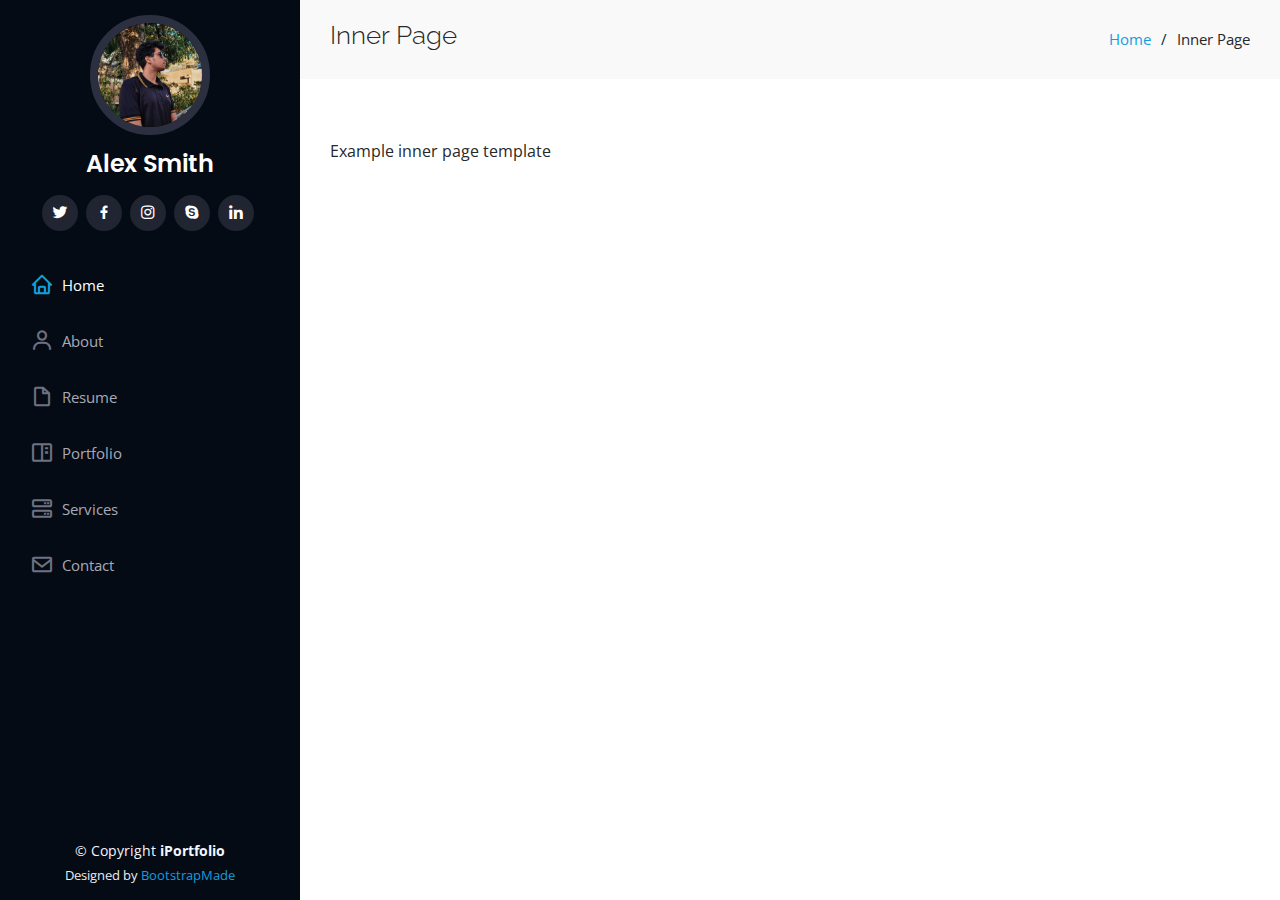
<file: inner-page.html>
<!DOCTYPE html>
<html lang="en">

<head>
  <meta charset="utf-8">
  <meta content="width=device-width, initial-scale=1.0" name="viewport">

  <title>Inner Page - iPortfolio Bootstrap Template</title>
  <meta content="" name="description">
  <meta content="" name="keywords">

  <!-- Favicons -->
  <link href="assets/img/favicon.png" rel="icon">
  <link href="assets/img/apple-touch-icon.png" rel="apple-touch-icon">

  <!-- Google Fonts -->
  <link
    href="https://fonts.googleapis.com/css?family=Open+Sans:300,300i,400,400i,600,600i,700,700i|Raleway:300,300i,400,400i,500,500i,600,600i,700,700i|Poppins:300,300i,400,400i,500,500i,600,600i,700,700i"
    rel="stylesheet">




  <!-- Hotjar Tracking Code for Site 5041092 (nome ausente) -->
  <script>
    (function (h, o, t, j, a, r) {
      h.hj = h.hj || function () { (h.hj.q = h.hj.q || []).push(arguments) };
      h._hjSettings = { hjid: 5041092, hjsv: 6 };
      a = o.getElementsByTagName('head')[0];
      r = o.createElement('script'); r.async = 1;
      r.src = t + h._hjSettings.hjid + j + h._hjSettings.hjsv;
      a.appendChild(r);
    })(window, document, 'https://static.hotjar.com/c/hotjar-', '.js?sv=');
  </script>

  <!-- Google tag (gtag.js) -->
<script async src="https://www.googletagmanager.com/gtag/js?id=G-2J7HWRQXFZ"></script>
<script>
  window.dataLayer = window.dataLayer || [];
  function gtag(){dataLayer.push(arguments);}
  gtag('js', new Date());

  gtag('config', 'G-2J7HWRQXFZ');
</script>


  <!-- Vendor CSS Files -->
  <link href="assets/vendor/aos/aos.css" rel="stylesheet">
  <link href="assets/vendor/bootstrap/css/bootstrap.min.css" rel="stylesheet">
  <link href="assets/vendor/bootstrap-icons/bootstrap-icons.css" rel="stylesheet">
  <link href="assets/vendor/boxicons/css/boxicons.min.css" rel="stylesheet">
  <link href="assets/vendor/glightbox/css/glightbox.min.css" rel="stylesheet">
  <link href="assets/vendor/swiper/swiper-bundle.min.css" rel="stylesheet">

  <!-- Template Main CSS File -->
  <link href="assets/css/style.css" rel="stylesheet">

  <!-- =======================================================
  * Template Name: iPortfolio
  * Template URL: https://bootstrapmade.com/iportfolio-bootstrap-portfolio-websites-template/
  * Updated: Mar 17 2024 with Bootstrap v5.3.3
  * Author: BootstrapMade.com
  * License: https://bootstrapmade.com/license/
  ======================================================== -->
</head>

<body>

  <!-- ======= Mobile nav toggle button ======= -->
  <i class="bi bi-list mobile-nav-toggle d-xl-none"></i>

  <!-- ======= Header ======= -->
  <header id="header">
    <div class="d-flex flex-column">

      <div class="profile">
        <img src="assets/img/profile-img.jpg" alt="" class="img-fluid rounded-circle">
        <h1 class="text-light"><a href="index.html">Alex Smith</a></h1>
        <div class="social-links mt-3 text-center">
          <a href="#" class="twitter"><i class="bx bxl-twitter"></i></a>
          <a href="#" class="facebook"><i class="bx bxl-facebook"></i></a>
          <a href="#" class="instagram"><i class="bx bxl-instagram"></i></a>
          <a href="#" class="google-plus"><i class="bx bxl-skype"></i></a>
          <a href="#" class="linkedin"><i class="bx bxl-linkedin"></i></a>
        </div>
      </div>

      <nav id="navbar" class="nav-menu navbar">
        <ul>
          <li><a href="#hero" class="nav-link scrollto active"><i class="bx bx-home"></i> <span>Home</span></a></li>
          <li><a href="#about" class="nav-link scrollto"><i class="bx bx-user"></i> <span>About</span></a></li>
          <li><a href="#resume" class="nav-link scrollto"><i class="bx bx-file-blank"></i> <span>Resume</span></a></li>
          <li><a href="#portfolio" class="nav-link scrollto"><i class="bx bx-book-content"></i>
              <span>Portfolio</span></a></li>
          <li><a href="#services" class="nav-link scrollto"><i class="bx bx-server"></i> <span>Services</span></a></li>
          <li><a href="#contact" class="nav-link scrollto"><i class="bx bx-envelope"></i> <span>Contact</span></a></li>
        </ul>
      </nav><!-- .nav-menu -->
    </div>
  </header><!-- End Header -->

  <main id="main">

    <!-- ======= Breadcrumbs ======= -->
    <section class="breadcrumbs">
      <div class="container">

        <div class="d-flex justify-content-between align-items-center">
          <h2>Inner Page</h2>
          <ol>
            <li><a href="index.html">Home</a></li>
            <li>Inner Page</li>
          </ol>
        </div>

      </div>
    </section><!-- End Breadcrumbs -->

    <section class="inner-page">
      <div class="container">
        <p>
          Example inner page template
        </p>
      </div>
    </section>

  </main><!-- End #main -->

  <!-- ======= Footer ======= -->
  <footer id="footer">
    <div class="container">
      <div class="copyright">
        &copy; Copyright <strong><span>iPortfolio</span></strong>
      </div>
      <div class="credits">
        <!-- All the links in the footer should remain intact. -->
        <!-- You can delete the links only if you purchased the pro version. -->
        <!-- Licensing information: https://bootstrapmade.com/license/ -->
        <!-- Purchase the pro version with working PHP/AJAX contact form: https://bootstrapmade.com/iportfolio-bootstrap-portfolio-websites-template/ -->
        Designed by <a href="https://bootstrapmade.com/">BootstrapMade</a>
      </div>
    </div>
  </footer><!-- End  Footer -->

  <a href="#" class="back-to-top d-flex align-items-center justify-content-center"><i
      class="bi bi-arrow-up-short"></i></a>

  <!-- Vendor JS Files -->
  <script src="assets/vendor/purecounter/purecounter_vanilla.js"></script>
  <script src="assets/vendor/aos/aos.js"></script>
  <script src="assets/vendor/bootstrap/js/bootstrap.bundle.min.js"></script>
  <script src="assets/vendor/glightbox/js/glightbox.min.js"></script>
  <script src="assets/vendor/isotope-layout/isotope.pkgd.min.js"></script>
  <script src="assets/vendor/swiper/swiper-bundle.min.js"></script>
  <script src="assets/vendor/typed.js/typed.umd.js"></script>
  <script src="assets/vendor/waypoints/noframework.waypoints.js"></script>
  <script src="assets/vendor/php-email-form/validate.js"></script>

  <!-- Template Main JS File -->
  <script src="assets/js/main.js"></script>

</body>

</html>
</file>
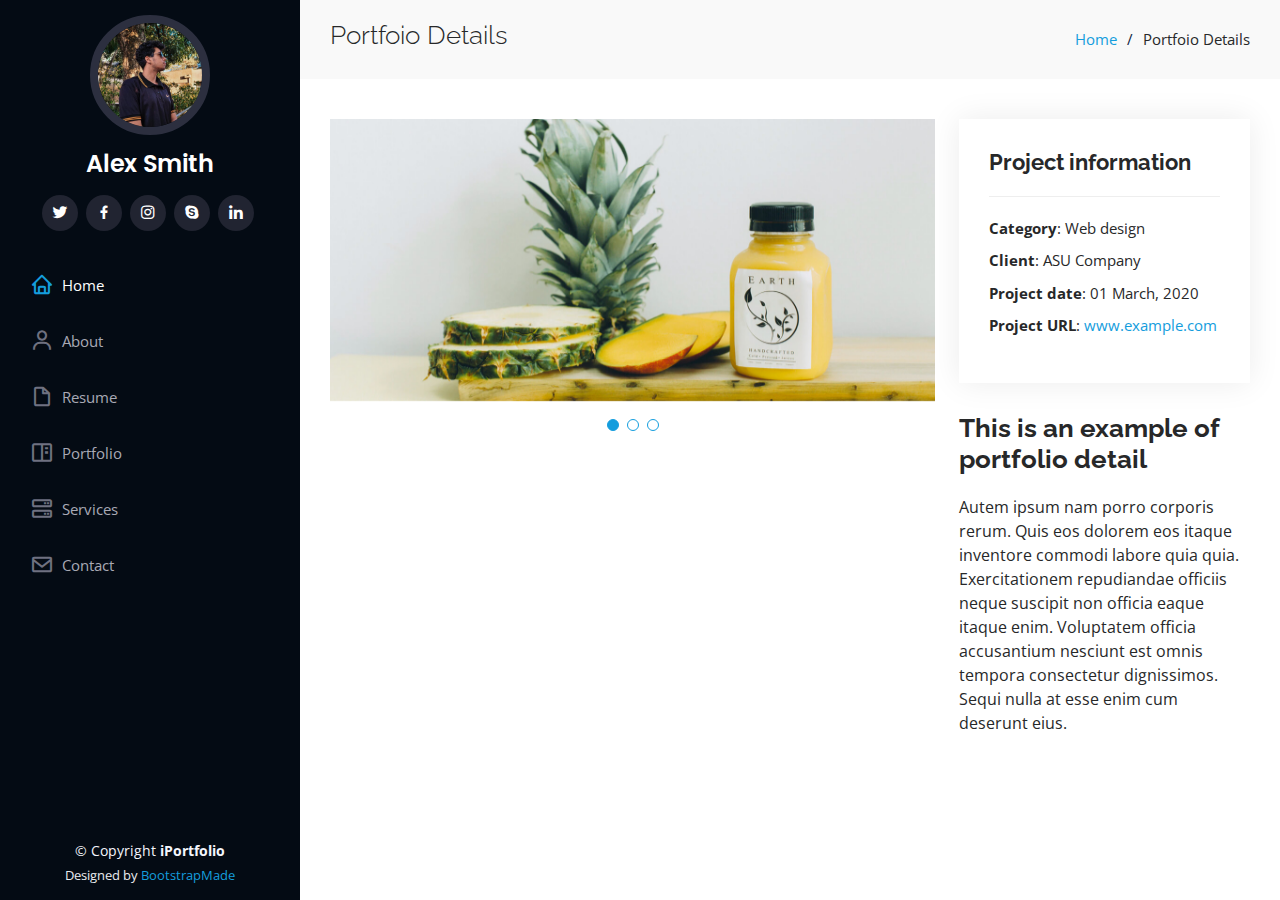
<file: portfolio-details.html>
<!DOCTYPE html>
<html lang="en">

<head>
  <meta charset="utf-8">
  <meta content="width=device-width, initial-scale=1.0" name="viewport">

  <title>Portfolio Details - iPortfolio Bootstrap Template</title>
  <meta content="" name="description">
  <meta content="" name="keywords">

  <!-- Favicons -->
  <link href="assets/img/favicon.png" rel="icon">
  <link href="assets/img/apple-touch-icon.png" rel="apple-touch-icon">

  <!-- Google Fonts -->
  <link
    href="https://fonts.googleapis.com/css?family=Open+Sans:300,300i,400,400i,600,600i,700,700i|Raleway:300,300i,400,400i,500,500i,600,600i,700,700i|Poppins:300,300i,400,400i,500,500i,600,600i,700,700i"
    rel="stylesheet">



  <!-- Google tag (gtag.js) -->
  <script async src="https://www.googletagmanager.com/gtag/js?id=G-2J7HWRQXFZ"></script>
  <script>
    window.dataLayer = window.dataLayer || [];
    function gtag() { dataLayer.push(arguments); }
    gtag('js', new Date());

    gtag('config', 'G-2J7HWRQXFZ');
  </script>



<!-- Hotjar Tracking Code for Site 5041092 (nome ausente) -->
<script>
  (function(h,o,t,j,a,r){
      h.hj=h.hj||function(){(h.hj.q=h.hj.q||[]).push(arguments)};
      h._hjSettings={hjid:5041092,hjsv:6};
      a=o.getElementsByTagName('head')[0];
      r=o.createElement('script');r.async=1;
      r.src=t+h._hjSettings.hjid+j+h._hjSettings.hjsv;
      a.appendChild(r);
  })(window,document,'https://static.hotjar.com/c/hotjar-','.js?sv=');
</script>


  <!-- Vendor CSS Files -->
  <link href="assets/vendor/aos/aos.css" rel="stylesheet">
  <link href="assets/vendor/bootstrap/css/bootstrap.min.css" rel="stylesheet">
  <link href="assets/vendor/bootstrap-icons/bootstrap-icons.css" rel="stylesheet">
  <link href="assets/vendor/boxicons/css/boxicons.min.css" rel="stylesheet">
  <link href="assets/vendor/glightbox/css/glightbox.min.css" rel="stylesheet">
  <link href="assets/vendor/swiper/swiper-bundle.min.css" rel="stylesheet">

  <!-- Template Main CSS File -->
  <link href="assets/css/style.css" rel="stylesheet">

  <!-- =======================================================
  * Template Name: iPortfolio
  * Template URL: https://bootstrapmade.com/iportfolio-bootstrap-portfolio-websites-template/
  * Updated: Mar 17 2024 with Bootstrap v5.3.3
  * Author: BootstrapMade.com
  * License: https://bootstrapmade.com/license/
  ======================================================== -->
</head>

<body>

  <!-- ======= Mobile nav toggle button ======= -->
  <i class="bi bi-list mobile-nav-toggle d-xl-none"></i>

  <!-- ======= Header ======= -->
  <header id="header">
    <div class="d-flex flex-column">

      <div class="profile">
        <img src="assets/img/profile-img.jpg" alt="" class="img-fluid rounded-circle">
        <h1 class="text-light"><a href="index.html">Alex Smith</a></h1>
        <div class="social-links mt-3 text-center">
          <a href="#" class="twitter"><i class="bx bxl-twitter"></i></a>
          <a href="#" class="facebook"><i class="bx bxl-facebook"></i></a>
          <a href="#" class="instagram"><i class="bx bxl-instagram"></i></a>
          <a href="#" class="google-plus"><i class="bx bxl-skype"></i></a>
          <a href="#" class="linkedin"><i class="bx bxl-linkedin"></i></a>
        </div>
      </div>

      <nav id="navbar" class="nav-menu navbar">
        <ul>
          <li><a href="#hero" class="nav-link scrollto active"><i class="bx bx-home"></i> <span>Home</span></a></li>
          <li><a href="#about" class="nav-link scrollto"><i class="bx bx-user"></i> <span>About</span></a></li>
          <li><a href="#resume" class="nav-link scrollto"><i class="bx bx-file-blank"></i> <span>Resume</span></a></li>
          <li><a href="#portfolio" class="nav-link scrollto"><i class="bx bx-book-content"></i>
              <span>Portfolio</span></a></li>
          <li><a href="#services" class="nav-link scrollto"><i class="bx bx-server"></i> <span>Services</span></a></li>
          <li><a href="#contact" class="nav-link scrollto"><i class="bx bx-envelope"></i> <span>Contact</span></a></li>
        </ul>
      </nav><!-- .nav-menu -->
    </div>
  </header><!-- End Header -->

  <main id="main">

    <!-- ======= Breadcrumbs ======= -->
    <section id="breadcrumbs" class="breadcrumbs">
      <div class="container">

        <div class="d-flex justify-content-between align-items-center">
          <h2>Portfoio Details</h2>
          <ol>
            <li><a href="index.html">Home</a></li>
            <li>Portfoio Details</li>
          </ol>
        </div>

      </div>
    </section><!-- End Breadcrumbs -->

    <!-- ======= Portfolio Details Section ======= -->
    <section id="portfolio-details" class="portfolio-details">
      <div class="container">

        <div class="row gy-4">

          <div class="col-lg-8">
            <div class="portfolio-details-slider swiper">
              <div class="swiper-wrapper align-items-center">

                <div class="swiper-slide">
                  <img src="assets/img/portfolio/portfolio-details-1.jpg" alt="">
                </div>

                <div class="swiper-slide">
                  <img src="assets/img/portfolio/portfolio-details-2.jpg" alt="">
                </div>

                <div class="swiper-slide">
                  <img src="assets/img/portfolio/portfolio-details-3.jpg" alt="">
                </div>

              </div>
              <div class="swiper-pagination"></div>
            </div>
          </div>

          <div class="col-lg-4">
            <div class="portfolio-info">
              <h3>Project information</h3>
              <ul>
                <li><strong>Category</strong>: Web design</li>
                <li><strong>Client</strong>: ASU Company</li>
                <li><strong>Project date</strong>: 01 March, 2020</li>
                <li><strong>Project URL</strong>: <a href="#">www.example.com</a></li>
              </ul>
            </div>
            <div class="portfolio-description">
              <h2>This is an example of portfolio detail</h2>
              <p>
                Autem ipsum nam porro corporis rerum. Quis eos dolorem eos itaque inventore commodi labore quia quia.
                Exercitationem repudiandae officiis neque suscipit non officia eaque itaque enim. Voluptatem officia
                accusantium nesciunt est omnis tempora consectetur dignissimos. Sequi nulla at esse enim cum deserunt
                eius.
              </p>
            </div>
          </div>

        </div>

      </div>
    </section><!-- End Portfolio Details Section -->

  </main><!-- End #main -->

  <!-- ======= Footer ======= -->
  <footer id="footer">
    <div class="container">
      <div class="copyright">
        &copy; Copyright <strong><span>iPortfolio</span></strong>
      </div>
      <div class="credits">
        <!-- All the links in the footer should remain intact. -->
        <!-- You can delete the links only if you purchased the pro version. -->
        <!-- Licensing information: https://bootstrapmade.com/license/ -->
        <!-- Purchase the pro version with working PHP/AJAX contact form: https://bootstrapmade.com/iportfolio-bootstrap-portfolio-websites-template/ -->
        Designed by <a href="https://bootstrapmade.com/">BootstrapMade</a>
      </div>
    </div>
  </footer><!-- End  Footer -->

  <a href="#" class="back-to-top d-flex align-items-center justify-content-center"><i
      class="bi bi-arrow-up-short"></i></a>

  <!-- Vendor JS Files -->
  <script src="assets/vendor/purecounter/purecounter_vanilla.js"></script>
  <script src="assets/vendor/aos/aos.js"></script>
  <script src="assets/vendor/bootstrap/js/bootstrap.bundle.min.js"></script>
  <script src="assets/vendor/glightbox/js/glightbox.min.js"></script>
  <script src="assets/vendor/isotope-layout/isotope.pkgd.min.js"></script>
  <script src="assets/vendor/swiper/swiper-bundle.min.js"></script>
  <script src="assets/vendor/typed.js/typed.umd.js"></script>
  <script src="assets/vendor/waypoints/noframework.waypoints.js"></script>
  <script src="assets/vendor/php-email-form/validate.js"></script>

  <!-- Template Main JS File -->
  <script src="assets/js/main.js"></script>

</body>

</html>
</file>
<file: Portifolio2/css/style.css>
/*
Template Name: Resumex
Description: HTML5 / CSS3 One Page
Version: 1.0
Author: themehippo.com
*/

/*------------------------------------------------------------------
# [Color codes]

# Body  (text): #3a4750
# Heading Color #444444
# Theme Color (link color) #82b541
# Mid grey (sub header) #f4f4f4
# -------------------------------------------------------------------*/

body {
    font-family : 'Hind', sans-serif;
    font-size   : 15px;
    line-height : 1.8em;
    color       : #3d3d50;
    font-weight : 300;
    background  : url("../img/pattern-bg.png") fixed;
    }

/* --------------------------------------
 * Global Typography
 *------------------------------------------*/

h1, h2, h3, h4, h5, h6 {
    margin : 0 0 15px;
    color  : #2b2b3d;
    }

h1 {
    font-size   : 26px;
    line-height : 1.8em;
    font-weight : 700;
    }

h2 {
    font-size   : 18px;
    line-height : 1.8em;
    font-weight : 700;
    }

h3 {
    font-size   : 16px;
    line-height : 1.8em;
    font-weight : 500;
    }

h4 {
    font-size   : 15px;
    line-height : 1.8em;
    font-weight : 500;
    }

h5 {
    font-size   : 15px;
    line-height : 1.5em;
    font-weight : 500;
    }

h6 {
    font-size   : 15px;
    line-height : 1.5em;
    }

/* --------------------------------------
 * LINK STYLE
 *------------------------------------------*/
a {
    color              : #FFC107;
    text-decoration    : none;
    -webkit-transition : all 0.3s ease 0s;
    -moz-transition    : all 0.3s ease 0s;
    -o-transition      : all 0.3s ease 0s;
    transition         : all 0.3s ease 0s;
    }

a,
a:active,
a:focus,
a:active {
    text-decoration : none;
    outline         : none
    }

a:hover,
a:focus {
    text-decoration : none;
    color           : #ff9800;
    }

p {
    margin-bottom : 20px;
    }

ul {
    margin     : 0;
    padding    : 0;
    list-style : none;
    }

/*------------------
 * Button Style
 *------------------*/
.btn {
    padding        : 14px 30px 11px;
    margin-bottom  : 0;
    font-size      : 14px;
    font-weight    : 500;
    border-radius  : 0;
    border         : 0;
    text-transform : uppercase;
    }

.btn-lg {
    font-weight : 700;
    font-size   : 24px;
    padding     : 15px 30px;
    }

/*btn-primary*/
.btn-primary {
    background-color : #FFC107;
    }

.btn-primary:hover,
.btn-primary:focus,
.btn-primary:active:focus {
    background : #ff9800;
    }

/*btn-default*/
.btn-default {
    color            : #2a54f5;
    background-color : transparent;
    border           : 2px solid #2a54f5;
    }

.btn-default:hover,
.btn-default:focus,
.btn-default:active:focus {
    background   : #2a54f5;
    color        : #ffffff;
    border-color : #2a54f5;
    }

button:focus,
.btn:focus,
.btn:active:focus {
    outline : none;
    }

/* --------------------
 * Column Block
 * -------------------*/

.columns-block {
    display                : -webkit-flex;
    display                : flex;
    -webkit-flex-direction : row;
    flex-direction         : row;
    margin                 : 60px auto;
    padding                : 0;
    box-shadow             : 0 0 0 1px #eaeaea;
    }

.blocks {
    box-sizing : border-box;
    }

.left-col-block {
    overflow     : hidden;
    -webkit-flex : 1 0 0;
    flex         : 1 0 0;
    position     : relative;
    background   : rgba(255, 255, 255, .8);
    border-right : 1px solid #eaeaea;
    }

.right-col-block {
    -webkit-flex : 2 0 0;
    flex         : 2 0 0;
    position     : relative;
    background   : #ffffff;
    }

@media (max-width : 768px) {

    .columns-block {
        display    : block;
        margin     : 0;
        box-shadow : none;
        }

    .left-col-block {
        width    : 100%;
        position : relative;
        border   : 0;
        }

    .right-col-block {
        width      : 100%;
        position   : relative;
        box-shadow : none;
        }
    }

@media (min-width : 769px) and (max-width : 1024px) {
    .columns-block {
        margin-top    : 30px;
        margin-bottom : 30px;
        }
    }

/* --------------------
 * Section Background
 * -------------------*/

.gray-bg {
    background-color : #ffffff;
    }

/* --------------------
 *  main Wrapper
 * -------------------*/
#main-wrapper {
    overflow : hidden;
    }

/*-------------------
 * Section Wrapper
 *-------------------*/
.section-wrapper {
    padding       : 50px;
    border-bottom : 1px solid #eaeaea;
    }

@media (max-width : 480px) {
    .section-wrapper {
        padding : 30px 20px;
        }
    }

/*---------------------------
* Section Title
*---------------------------*/
.section-title {
    margin-bottom : 15px;
    }

.section-title h2 {
    margin-bottom : 5px;
    color         : #bebece;
    }

/*-----------------------------
 * NAVIGATION & HEADER STYLE
 *-----------------------------*/

.header {
    padding  : 20px !important;
    margin   : 0;
    position : relative;
    }

.header .profile-img {
    margin-bottom : 50px;
    }

.header .content-wrapper {

    }

.header .content {
    width  : 100%;
    margin : 0 auto;
    }

.header .content h1 {
    line-height : 1;
    margin      : 0 0 5px;
    }

.header .content .lead {
    font-size : 18px;
    }

.header .content .about-text {
    margin : 10px 0;
    }

.header .btn {
    margin-top : 40px;
    }

@media (max-width : 768px) {
    .header {
        padding       : 0;
        text-align    : center;
        border-bottom : 1px solid #ededed;
        }

    .header img {
        margin : 0 auto;
        }

    .header .content {
        padding : 50px;
        }
    }

/* Header Sticky */

.sticky {
    position : -webkit-sticky;
    position : sticky;
    top      : 0;
    }

/*-------------------
 * Social Icon
 *-------------------*/

.social-icon {
    margin  : 20px 0;
    padding : 0;
    display : block;
    }

.social-icon li {
    display : inline-block;
    margin  : 0 2px;
    }

.social-icon li a {
    display       : block;
    font-size     : 12px;
    color         : #333333;
    width         : 34px;
    height        : 34px;
    line-height   : 33px;
    text-align    : center;
    border-radius : 2px;
    border        : 2px solid #eeeeee;
    }

.social-icon li a:hover {
    border-color : #cccccc;
    }

/*-------------------
 * Expertise
 *-------------------*/
.expertise-item {
    margin-bottom : 20px;
    }

.expertise-item h3 {
    margin-bottom : 5px;
    font-weight   : 700;
    }

/*-------------------
 * Skills Progressbar
 *-------------------*/

.progress-item {
    position : relative;
    }

.progress-item .progress-title {
    font-size     : 15px;
    font-weight   : 400;
    display       : inline-block;
    margin-bottom : 5px;
    }

.progress-item .progress {
    height        : 4px;
    box-shadow    : none;
    border-radius : 5px;
    }

.progress-item .progress-bar {
    background-color : #FFC107;
    box-shadow       : none;
    text-align       : right;
    }

.progress-item .progress-percent {
    font-size        : 10px;
    background-color : #313131;
    position         : absolute;
    top              : 5px;
    padding          : 0 8px;
    border-radius    : 3px;
    }

.progress-item .progress-percent::before {
    content      : "";
    position     : absolute;
    left         : 0;
    bottom       : -4px;
    border-top   : 6px solid #313131;
    border-right : 8px solid transparent;
    }

/*-------------------
 * Portfolio
 *-------------------*/

.portfolio-item {
    position      : relative;
    display       : block;
    margin-bottom : 30px;
    }

.portfolio-item .portfolio-thumb img {
    height    : auto;
    display   : block;
    max-width : 100%;
    }

.portfolio-item .portfolio-info {
    position   : absolute;
    bottom     : 0;
    padding    : 30px 15px 5px;
    width      : 100%;
    background : -webkit-linear-gradient(
            top,
            transparent 0%,
            rgba(0, 0, 0, 0.5) 100%
    );
    }

.portfolio-item .portfolio-info h3 {
    margin      : 0;
    line-height : 1;
    color       : #ffffff;
    }

.portfolio-item .portfolio-info small {
    color : #ffffff;
    }

.portfolio-item:hover .portfolio-info {
    background : -webkit-linear-gradient(
            top,
            transparent 0%,
            #000 100%
    );
    }

/*-------------------
 * Content Item
 *-------------------*/

.content-item {
    margin-bottom : 40px;
    }

.content-item h3 {
    margin         : 0 0 10px;
    line-height    : 1;
    font-weight    : bold;
    text-transform : uppercase;
    }

.content-item h4 {
    margin      : 0;
    line-height : 1;
    }

.content-item small {
    color : #888888;
    }

/*-------------------
 * Contact
 *-------------------*/

.feedback-form {
    margin-top : 50px;
    }

/*-------------------
 * Form Style
 *-------------------*/
.form-control {
    height        : 50px;
    padding       : 0 20px;
    font-size     : 13px;
    line-height   : 50px;
    color         : #969595;
    border        : 1px solid #cccccc;
    border-radius : 0;
    box-shadow    : none;
    box-sizing    : border-box;
    }

.form-control:focus,
.form-control:active {
    box-shadow : none;
    }

/* --------------------------------------------
 *   Footer
 *---------------------------------------------- */

/* Copyright */

.footer {
    padding : 30px 50px;
    }

.footer .copyright-section {
    font-size : 13px;
    color     : #888888;

    }

.footer .copyright-section .copytext {
    font-weight : 400;
    display     : block;
    }

@media (max-width : 480px) {
    .footer {
        padding : 10px 20px;
        }
    }

/* ---------------------------------------------- /*
 * Preloader
/* ---------------------------------------------- */
#preloader {
    background : rgba(255, 255, 255,.8);
    bottom     : 0;
    left       : 0;
    position   : fixed;
    right      : 0;
    top        : 0;
    z-index    : 9999;
    }

#status,
.status-mes {
    background-image    : url(../img/preloader.svg);
    background-position : center;
    background-repeat   : no-repeat;
    height              : 200px;
    left                : 50%;
    margin              : -100px 0 0 -100px;
    position            : absolute;
    top                 : 50%;
    width               : 200px;
    }

.status-mes {
    background : none;
    left       : 0;
    margin     : 0;
    text-align : center;
    top        : 65%;
    }
</file>
<file: assets/css/style.css>
/**
* Template Name: iPortfolio
* Template URL: https://bootstrapmade.com/iportfolio-bootstrap-portfolio-websites-template/
* Updated: Mar 17 2024 with Bootstrap v5.3.3
* Author: BootstrapMade.com
* License: https://bootstrapmade.com/license/
*/

/*--------------------------------------------------------------
# General
--------------------------------------------------------------*/
body {
  font-family: "Open Sans", sans-serif;
  color: #272829;
}

a {
  color: #149ddd;
  text-decoration: none;
}

a:hover {
  color: #37b3ed;
  text-decoration: none;
}

h1,
h2,
h3,
h4,
h5,
h6 {
  font-family: "Raleway", sans-serif;
}

/*--------------------------------------------------------------
# Back to top button
--------------------------------------------------------------*/
.back-to-top {
  position: fixed;
  visibility: hidden;
  opacity: 0;
  right: 15px;
  bottom: 15px;
  z-index: 996;
  background: #149ddd;
  width: 40px;
  height: 40px;
  border-radius: 50px;
  transition: all 0.4s;
}

.back-to-top i {
  font-size: 28px;
  color: #fff;
  line-height: 0;
}

.back-to-top:hover {
  background: #2eafec;
  color: #fff;
}

.back-to-top.active {
  visibility: visible;
  opacity: 1;
}

/*--------------------------------------------------------------
# Header
--------------------------------------------------------------*/
#header {
  position: fixed;
  top: 0;
  left: 0;
  bottom: 0;
  width: 300px;
  transition: all ease-in-out 0.5s;
  z-index: 9997;
  transition: all 0.5s;
  padding: 0 15px;
  background: #040b14;
  overflow-y: auto;
}

#header .profile img {
  margin: 15px auto;
  display: block;
  width: 120px;
  border: 8px solid #2c2f3f;
}

#header .profile h1 {
  font-size: 24px;
  margin: 0;
  padding: 0;
  font-weight: 600;
  -moz-text-align-last: center;
  text-align-last: center;
  font-family: "Poppins", sans-serif;
}

#header .profile h1 a,
#header .profile h1 a:hover {
  color: #fff;
  text-decoration: none;
}

#header .profile .social-links a {
  font-size: 18px;
  display: inline-block;
  background: #212431;
  color: #fff;
  line-height: 1;
  padding: 8px 0;
  margin-right: 4px;
  border-radius: 50%;
  text-align: center;
  width: 36px;
  height: 36px;
  transition: 0.3s;
}

#header .profile .social-links a:hover {
  background: #149ddd;
  color: #fff;
  text-decoration: none;
}

#main {
  margin-left: 300px;
}

.container,
.container-fluid {
  padding-left: 30px;
  padding-right: 30px;
}

@media (max-width: 1199px) {
  #header {
    left: -300px;
  }

  #main {
    margin-left: 0;
  }

  .container,
  .container-fluid {
    padding-left: 12px;
    padding-right: 12px;
  }
}

/*--------------------------------------------------------------
# Navigation Menu
--------------------------------------------------------------*/
/* Desktop Navigation */
.nav-menu {
  padding: 30px 0 0 0;
}

.nav-menu * {
  margin: 0;
  padding: 0;
  list-style: none;
}

.nav-menu>ul>li {
  position: relative;
  white-space: nowrap;
}

.nav-menu a,
.nav-menu a:focus {
  display: flex;
  align-items: center;
  color: #a8a9b4;
  padding: 12px 15px;
  margin-bottom: 8px;
  transition: 0.3s;
  font-size: 15px;
}

.nav-menu a i,
.nav-menu a:focus i {
  font-size: 24px;
  padding-right: 8px;
  color: #6f7180;
}

.nav-menu a:hover,
.nav-menu .active,
.nav-menu .active:focus,
.nav-menu li:hover>a {
  text-decoration: none;
  color: #fff;
}

.nav-menu a:hover i,
.nav-menu .active i,
.nav-menu .active:focus i,
.nav-menu li:hover>a i {
  color: #149ddd;
}

/* Mobile Navigation */
.mobile-nav-toggle {
  position: fixed;
  right: 15px;
  top: 15px;
  z-index: 9998;
  border: 0;
  font-size: 24px;
  transition: all 0.4s;
  outline: none !important;
  background-color: #149ddd;
  color: #fff;
  width: 40px;
  height: 40px;
  display: inline-flex;
  align-items: center;
  justify-content: center;
  line-height: 0;
  border-radius: 50px;
  cursor: pointer;
}

.mobile-nav-active {
  overflow: hidden;
}

.mobile-nav-active #header {
  left: 0;
}

/*--------------------------------------------------------------
# Hero Section
--------------------------------------------------------------*/
#hero {
  width: 100%;
  height: 100vh;
  background: url("../img/hero-bg.jpg") top center;
  background-size: cover;
}

#hero:before {
  content: "";
  background: rgba(5, 13, 24, 0.3);
  position: absolute;
  bottom: 0;
  top: 0;
  left: 0;
  right: 0;
  z-index: 1;
}

#hero .hero-container {
  position: relative;
  z-index: 2;
  min-width: 300px;
}

#hero h1 {
  margin: 0 0 10px 0;
  font-size: 64px;
  font-weight: 700;
  line-height: 56px;
  color: #fff;
}

#hero p {
  color: #fff;
  margin-bottom: 50px;
  font-size: 26px;
  font-family: "Poppins", sans-serif;
}

#hero p span {
  color: #fff;
  padding-bottom: 4px;
  letter-spacing: 1px;
  border-bottom: 3px solid #149ddd;
}

@media (min-width: 1024px) {
  #hero {
    background-attachment: fixed;
  }
}

@media (max-width: 768px) {
  #hero h1 {
    font-size: 28px;
    line-height: 36px;
  }

  #hero h2 {
    font-size: 18px;
    line-height: 24px;
    margin-bottom: 30px;
  }
}

/*--------------------------------------------------------------
# Sections General
--------------------------------------------------------------*/
section {
  padding: 60px 0;
  overflow: hidden;
}

.section-bg {
  background: #f5f8fd;
}

.section-title {
  padding-bottom: 30px;
}

.section-title h2 {
  font-size: 32px;
  font-weight: bold;
  margin-bottom: 20px;
  padding-bottom: 20px;
  position: relative;
  color: #173b6c;
}

.section-title h2::after {
  content: "";
  position: absolute;
  display: block;
  width: 50px;
  height: 3px;
  background: #149ddd;
  bottom: 0;
  left: 0;
}

.section-title p {
  margin-bottom: 0;
}

/*--------------------------------------------------------------
# About
--------------------------------------------------------------*/
.about .content h3 {
  font-weight: 700;
  font-size: 26px;
  color: #173b6c;
}

.about .content ul {
  list-style: none;
  padding: 0;
}

.about .content ul li {
  margin-bottom: 20px;
  display: flex;
  align-items: center;
}

.about .content ul strong {
  margin-right: 10px;
}

.about .content ul i {
  font-size: 16px;
  margin-right: 5px;
  color: #149ddd;
  line-height: 0;
}

.about .content p:last-child {
  margin-bottom: 0;
}

/*--------------------------------------------------------------
# Facts
--------------------------------------------------------------*/
.facts {
  padding-bottom: 30px;
}

.facts .count-box {
  padding: 30px;
  width: 100%;
}

.facts .count-box i {
  display: block;
  font-size: 44px;
  color: #149ddd;
  float: left;
  line-height: 0;
}

.facts .count-box span {
  font-size: 48px;
  line-height: 40px;
  display: block;
  font-weight: 700;
  color: #050d18;
  margin-left: 60px;
}

.facts .count-box p {
  padding: 15px 0 0 0;
  margin: 0 0 0 60px;
  font-family: "Raleway", sans-serif;
  font-size: 14px;
  color: #122f57;
}

.facts .count-box a {
  font-weight: 600;
  display: block;
  margin-top: 20px;
  color: #122f57;
  font-size: 15px;
  font-family: "Poppins", sans-serif;
  transition: ease-in-out 0.3s;
}

.facts .count-box a:hover {
  color: #1f5297;
}

/*--------------------------------------------------------------
# Akills
--------------------------------------------------------------*/
.skills .progress {
  height: 60px;
  display: block;
  background: none;
  border-radius: 0;
}

.skills .progress .skill {
  padding: 0;
  margin: 0 0 6px 0;
  text-transform: uppercase;
  display: block;
  font-weight: 600;
  font-family: "Poppins", sans-serif;
  color: #050d18;
}

.skills .progress .skill .val {
  float: right;
  font-style: normal;
}

.skills .progress-bar-wrap {
  background: #dce8f8;
  height: 10px;
}

.skills .progress-bar {
  width: 1px;
  height: 10px;
  transition: 0.9s;
  background-color: #149ddd;
}

/*--------------------------------------------------------------
# Resume
--------------------------------------------------------------*/
.resume .resume-title {
  font-size: 26px;
  font-weight: 700;
  margin-top: 20px;
  margin-bottom: 20px;
  color: #050d18;
}

.resume .resume-item {
  padding: 0 0 20px 20px;
  margin-top: -2px;
  border-left: 2px solid #1f5297;
  position: relative;
}

.resume .resume-item h4 {
  line-height: 18px;
  font-size: 18px;
  font-weight: 600;
  text-transform: uppercase;
  font-family: "Poppins", sans-serif;
  color: #050d18;
  margin-bottom: 10px;
}

.resume .resume-item h5 {
  font-size: 16px;
  background: #e4edf9;
  padding: 5px 15px;
  display: inline-block;
  font-weight: 600;
  margin-bottom: 10px;
}

.resume .resume-item ul {
  padding-left: 20px;
}

.resume .resume-item ul li {
  padding-bottom: 10px;
}

.resume .resume-item:last-child {
  padding-bottom: 0;
}

.resume .resume-item::before {
  content: "";
  position: absolute;
  width: 16px;
  height: 16px;
  border-radius: 50px;
  left: -9px;
  top: 0;
  background: #fff;
  border: 2px solid #1f5297;
}

/*--------------------------------------------------------------
# Portfolio
--------------------------------------------------------------*/
.portfolio .portfolio-item {
  margin-bottom: 30px;
}

.portfolio #portfolio-flters {
  padding: 0;
  margin: 0 auto 35px auto;
  list-style: none;
  text-align: center;
  background: #fff;
  border-radius: 50px;
  padding: 2px 15px;
}

.portfolio #portfolio-flters li {
  cursor: pointer;
  display: inline-block;
  padding: 10px 15px 8px 15px;
  font-size: 14px;
  font-weight: 600;
  line-height: 1;
  text-transform: uppercase;
  color: #272829;
  margin-bottom: 5px;
  transition: all 0.3s ease-in-out;
}

.portfolio #portfolio-flters li:hover,
.portfolio #portfolio-flters li.filter-active {
  color: #149ddd;
}

.portfolio #portfolio-flters li:last-child {
  margin-right: 0;
}

.portfolio .portfolio-wrap {
  transition: 0.3s;
  position: relative;
  overflow: hidden;
  z-index: 1;
}

.portfolio .portfolio-wrap::before {
  content: "";
  background: rgba(255, 255, 255, 0.5);
  position: absolute;
  left: 0;
  right: 0;
  top: 0;
  bottom: 0;
  transition: all ease-in-out 0.3s;
  z-index: 2;
  opacity: 0;
}

.portfolio .portfolio-wrap .portfolio-links {
  opacity: 1;
  left: 0;
  right: 0;
  bottom: -60px;
  z-index: 3;
  position: absolute;
  transition: all ease-in-out 0.3s;
  display: flex;
  justify-content: center;
}

.portfolio .portfolio-wrap .portfolio-links a {
  color: #fff;
  font-size: 28px;
  text-align: center;
  background: rgba(20, 157, 221, 0.75);
  transition: 0.3s;
  width: 50%;
}

.portfolio .portfolio-wrap .portfolio-links a:hover {
  background: rgba(20, 157, 221, 0.95);
}

.portfolio .portfolio-wrap .portfolio-links a+a {
  border-left: 1px solid #37b3ed;
}

.portfolio .portfolio-wrap:hover::before {
  top: 0;
  left: 0;
  right: 0;
  bottom: 0;
  opacity: 1;
}

.portfolio .portfolio-wrap:hover .portfolio-links {
  opacity: 1;
  bottom: 0;
}

/*--------------------------------------------------------------
# Portfolio Details
--------------------------------------------------------------*/
.portfolio-details {
  padding-top: 40px;
}

.portfolio-details .portfolio-details-slider img {
  width: 100%;
}

.portfolio-details .portfolio-details-slider .swiper-pagination {
  margin-top: 20px;
  position: relative;
}

.portfolio-details .portfolio-details-slider .swiper-pagination .swiper-pagination-bullet {
  width: 12px;
  height: 12px;
  background-color: #fff;
  opacity: 1;
  border: 1px solid #149ddd;
}

.portfolio-details .portfolio-details-slider .swiper-pagination .swiper-pagination-bullet-active {
  background-color: #149ddd;
}

.portfolio-details .portfolio-info {
  padding: 30px;
  box-shadow: 0px 0 30px rgba(5, 13, 24, 0.08);
}

.portfolio-details .portfolio-info h3 {
  font-size: 22px;
  font-weight: 700;
  margin-bottom: 20px;
  padding-bottom: 20px;
  border-bottom: 1px solid #eee;
}

.portfolio-details .portfolio-info ul {
  list-style: none;
  padding: 0;
  font-size: 15px;
}

.portfolio-details .portfolio-info ul li+li {
  margin-top: 10px;
}

.portfolio-details .portfolio-description {
  padding-top: 30px;
}

.portfolio-details .portfolio-description h2 {
  font-size: 26px;
  font-weight: 700;
  margin-bottom: 20px;
}

.portfolio-details .portfolio-description p {
  padding: 0;
}

/*--------------------------------------------------------------
# Services
--------------------------------------------------------------*/
.services .icon-box {
  margin-bottom: 20px;
}

.services .icon {
  float: left;
  display: flex;
  align-items: center;
  justify-content: center;
  width: 54px;
  height: 54px;
  background: #149ddd;
  border-radius: 50%;
  transition: 0.5s;
  border: 1px solid #149ddd;
}

.services .icon i {
  color: #fff;
  font-size: 24px;
  line-height: 0;
}

.services .icon-box:hover .icon {
  background: #fff;
}

.services .icon-box:hover .icon i {
  color: #149ddd;
}

.services .title {
  margin-left: 80px;
  font-weight: 700;
  margin-bottom: 15px;
  font-size: 18px;
}

.services .title a {
  color: #343a40;
}

.services .title a:hover {
  color: #149ddd;
}

.services .description {
  margin-left: 80px;
  line-height: 24px;
  font-size: 14px;
}

/*--------------------------------------------------------------
# Testimonials
--------------------------------------------------------------*/
.testimonials .testimonials-carousel,
.testimonials .testimonials-slider {
  overflow: hidden;
}

.testimonials .testimonial-item {
  box-sizing: content-box;
  text-align: center;
  min-height: 320px;
}

.testimonials .testimonial-item .testimonial-img {
  width: 90px;
  border-radius: 50%;
  margin: 0 auto;
}

.testimonials .testimonial-item h3 {
  font-size: 18px;
  font-weight: bold;
  margin: 10px 0 5px 0;
  color: #111;
}

.testimonials .testimonial-item h4 {
  font-size: 14px;
  color: #999;
  margin: 0;
}

.testimonials .testimonial-item .quote-icon-left,
.testimonials .testimonial-item .quote-icon-right {
  color: #c3e8fa;
  font-size: 26px;
}

.testimonials .testimonial-item .quote-icon-left {
  display: inline-block;
  left: -5px;
  position: relative;
}

.testimonials .testimonial-item .quote-icon-right {
  display: inline-block;
  right: -5px;
  position: relative;
  top: 10px;
}

.testimonials .testimonial-item p {
  font-style: italic;
  margin: 0 15px 15px 15px;
  padding: 20px;
  background: #fff;
  position: relative;
  margin-bottom: 35px;
  border-radius: 6px;
  box-shadow: 0px 2px 15px rgba(0, 0, 0, 0.1);
}

.testimonials .testimonial-item p::after {
  content: "";
  width: 0;
  height: 0;
  border-top: 20px solid #fff;
  border-right: 20px solid transparent;
  border-left: 20px solid transparent;
  position: absolute;
  bottom: -20px;
  left: calc(50% - 20px);
}

.testimonials .swiper-pagination {
  margin-top: 20px;
  position: relative;
}

.testimonials .swiper-pagination .swiper-pagination-bullet {
  width: 12px;
  height: 12px;
  background-color: #fff;
  opacity: 1;
  border: 1px solid #149ddd;
}

.testimonials .swiper-pagination .swiper-pagination-bullet-active {
  background-color: #149ddd;
}

/*--------------------------------------------------------------
# Contact
--------------------------------------------------------------*/
.contact {
  padding-bottom: 130px;
}

.contact .info {
  padding: 30px;
  background: #fff;
  width: 100%;
  box-shadow: 0 0 24px 0 rgba(0, 0, 0, 0.12);
}

.contact .info i {
  font-size: 20px;
  color: #149ddd;
  float: left;
  width: 44px;
  height: 44px;
  background: #dff3fc;
  display: flex;
  justify-content: center;
  align-items: center;
  border-radius: 50px;
  transition: all 0.3s ease-in-out;
}

.contact .info h4 {
  padding: 0 0 0 60px;
  font-size: 22px;
  font-weight: 600;
  margin-bottom: 5px;
  color: #050d18;
}

.contact .info p {
  padding: 0 0 10px 60px;
  margin-bottom: 20px;
  font-size: 14px;
  color: #173b6c;
}

.contact .info .email p {
  padding-top: 5px;
}

.contact .info .social-links {
  padding-left: 60px;
}

.contact .info .social-links a {
  font-size: 18px;
  display: inline-block;
  background: #333;
  color: #fff;
  line-height: 1;
  padding: 8px 0;
  border-radius: 50%;
  text-align: center;
  width: 36px;
  height: 36px;
  transition: 0.3s;
  margin-right: 10px;
}

.contact .info .social-links a:hover {
  background: #149ddd;
  color: #fff;
}

.contact .info .email:hover i,
.contact .info .address:hover i,
.contact .info .phone:hover i {
  background: #149ddd;
  color: #fff;
}

.contact .php-email-form {
  width: 100%;
  padding: 30px;
  background: #fff;
  box-shadow: 0 0 24px 0 rgba(0, 0, 0, 0.12);
}

.contact .php-email-form .form-group {
  padding-bottom: 8px;
}

.contact .php-email-form .validate {
  display: none;
  color: red;
  margin: 0 0 15px 0;
  font-weight: 400;
  font-size: 13px;
}

.contact .php-email-form .error-message {
  display: none;
  color: #fff;
  background: #ed3c0d;
  text-align: left;
  padding: 15px;
  font-weight: 600;
}

.contact .php-email-form .error-message br+br {
  margin-top: 25px;
}

.contact .php-email-form .sent-message {
  display: none;
  color: #fff;
  background: #18d26e;
  text-align: center;
  padding: 15px;
  font-weight: 600;
}

.contact .php-email-form .loading {
  display: none;
  background: #fff;
  text-align: center;
  padding: 15px;
}

.contact .php-email-form .loading:before {
  content: "";
  display: inline-block;
  border-radius: 50%;
  width: 24px;
  height: 24px;
  margin: 0 10px -6px 0;
  border: 3px solid #18d26e;
  border-top-color: #eee;
  animation: animate-loading 1s linear infinite;
}

.contact .php-email-form .form-group {
  margin-bottom: 15px;
}

.contact .php-email-form label {
  padding-bottom: 8px;
}

.contact .php-email-form input,
.contact .php-email-form textarea {
  border-radius: 0;
  box-shadow: none;
  font-size: 14px;
}

.contact .php-email-form input {
  height: 44px;
}

.contact .php-email-form textarea {
  padding: 10px 15px;
}

.contact .php-email-form button[type=submit] {
  background: #149ddd;
  border: 0;
  padding: 10px 24px;
  color: #fff;
  transition: 0.4s;
  border-radius: 4px;
}

.contact .php-email-form button[type=submit]:hover {
  background: #37b3ed;
}

@keyframes animate-loading {
  0% {
    transform: rotate(0deg);
  }

  100% {
    transform: rotate(360deg);
  }
}

/*--------------------------------------------------------------
# Breadcrumbs
--------------------------------------------------------------*/
.breadcrumbs {
  padding: 20px 0;
  background: #f9f9f9;
}

.breadcrumbs h2 {
  font-size: 26px;
  font-weight: 300;
}

.breadcrumbs ol {
  display: flex;
  flex-wrap: wrap;
  list-style: none;
  padding: 0;
  margin: 0;
  font-size: 15px;
}

.breadcrumbs ol li+li {
  padding-left: 10px;
}

.breadcrumbs ol li+li::before {
  display: inline-block;
  padding-right: 10px;
  color: #0e2442;
  content: "/";
}

@media (max-width: 768px) {
  .breadcrumbs .d-flex {
    display: block !important;
  }

  .breadcrumbs ol {
    display: block;
  }

  .breadcrumbs ol li {
    display: inline-block;
  }
}

/*--------------------------------------------------------------
# Footer
--------------------------------------------------------------*/
#footer {
  padding: 15px;
  color: #f4f6fd;
  font-size: 14px;
  position: fixed;
  left: 0;
  bottom: 0;
  width: 300px;
  z-index: 9999;
  background: #040b14;
}

#footer .copyright {
  text-align: center;
}

#footer .credits {
  padding-top: 5px;
  text-align: center;
  font-size: 13px;
  color: #eaebf0;
}

@media (max-width: 1199px) {
  #footer {
    position: static;
    width: auto;
    padding-right: 20px 15px;
  }
}
</file>
